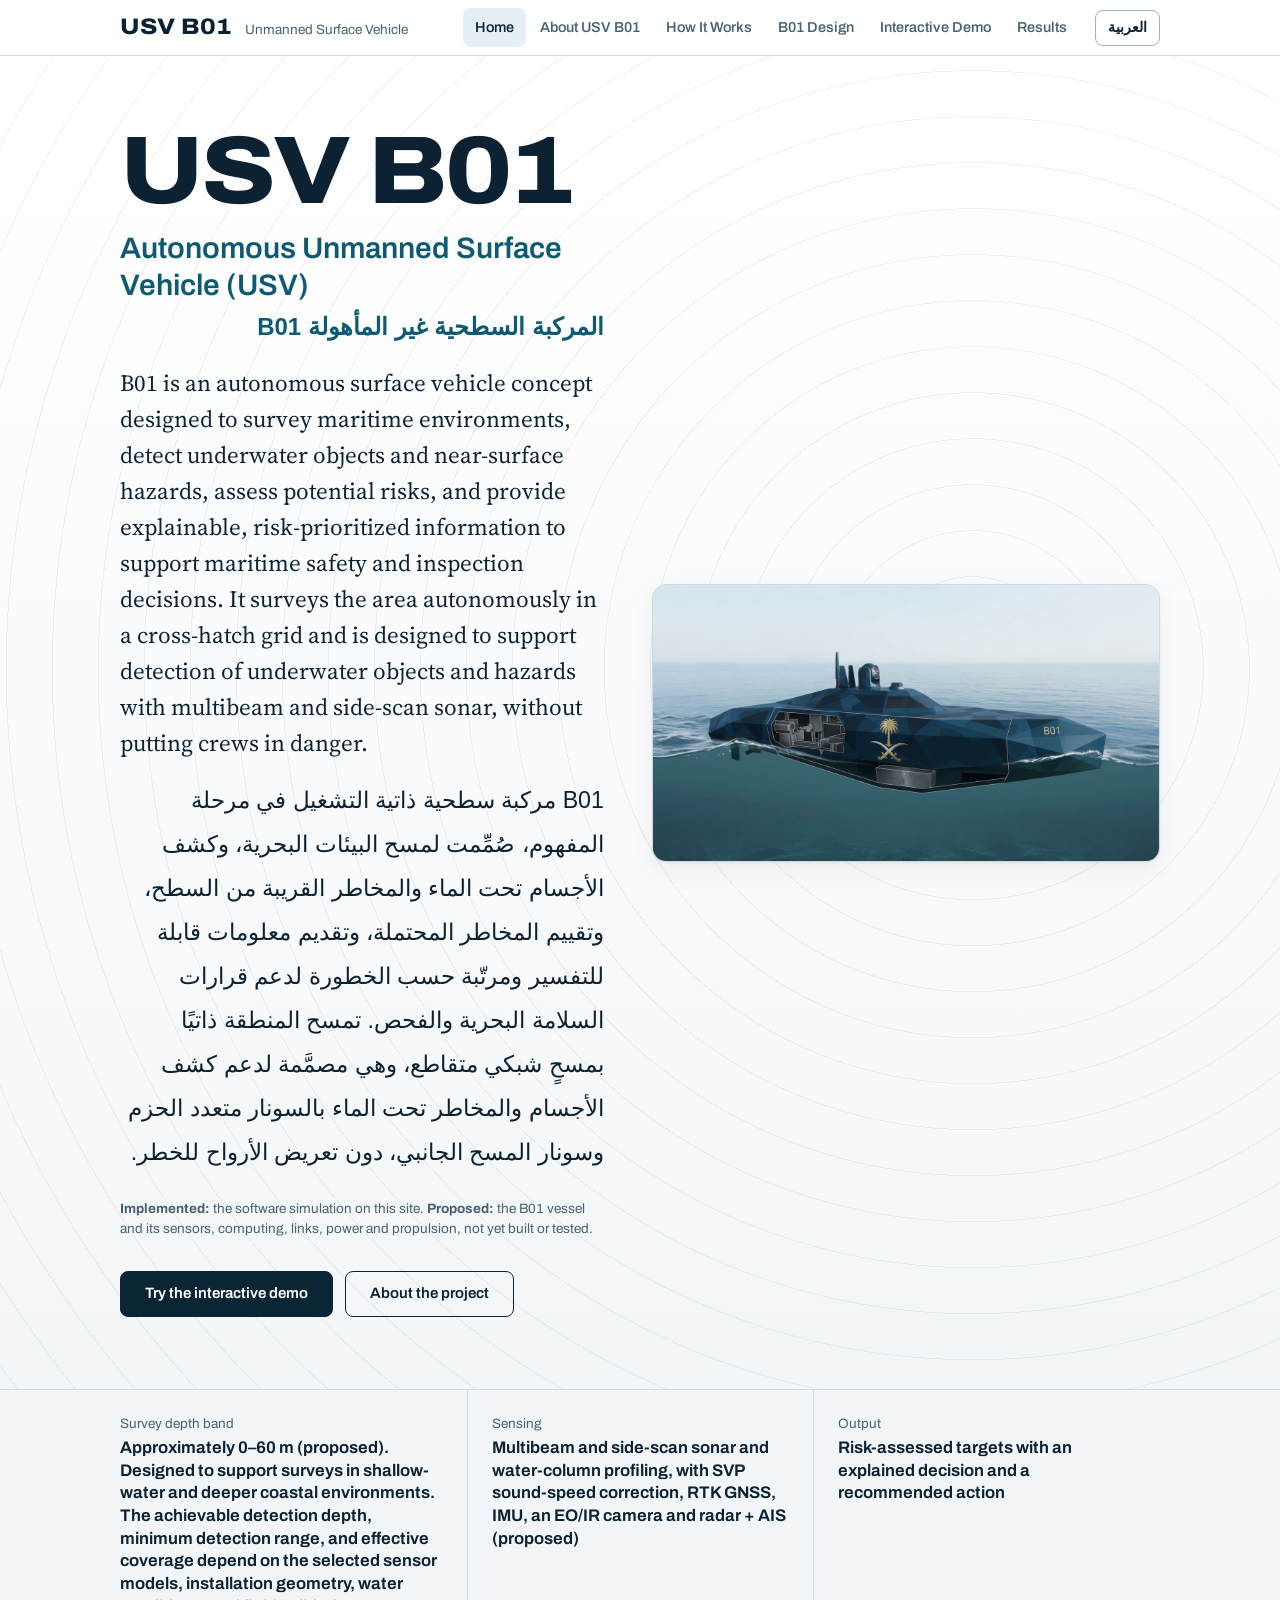
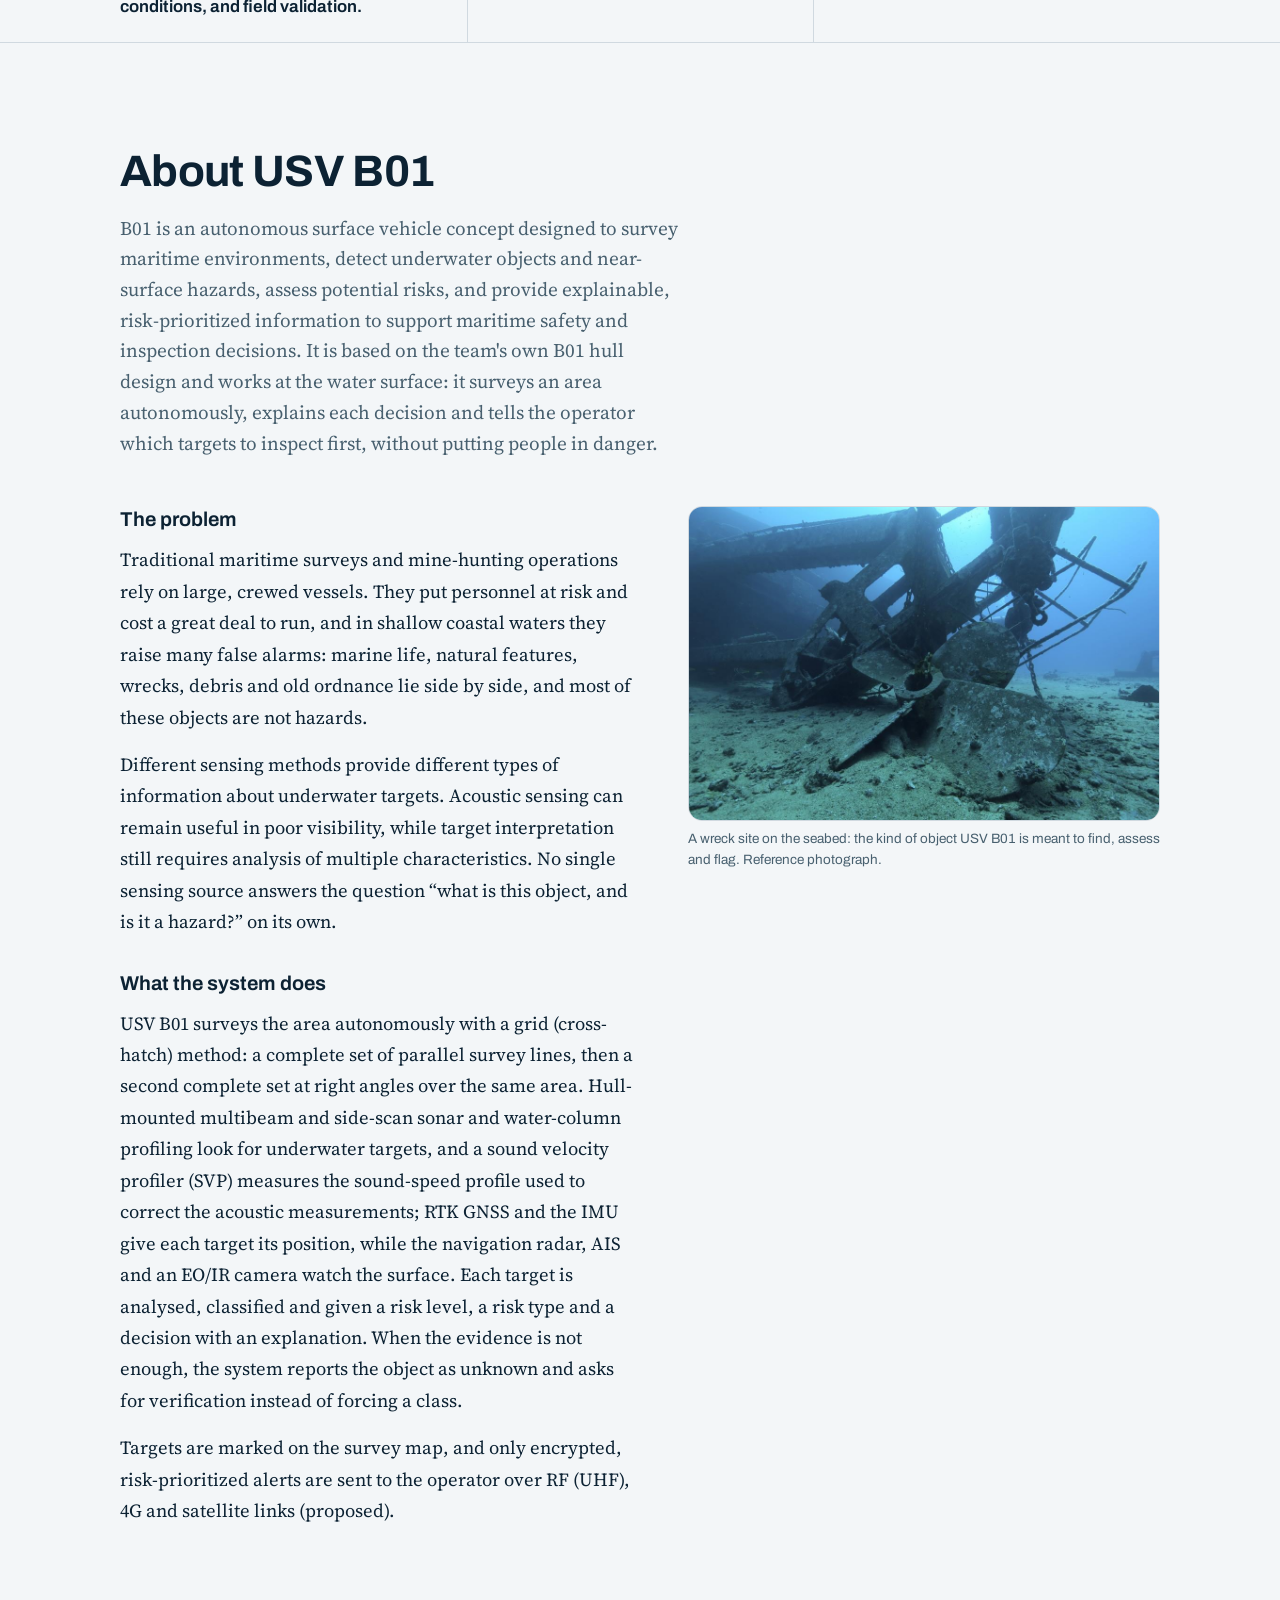
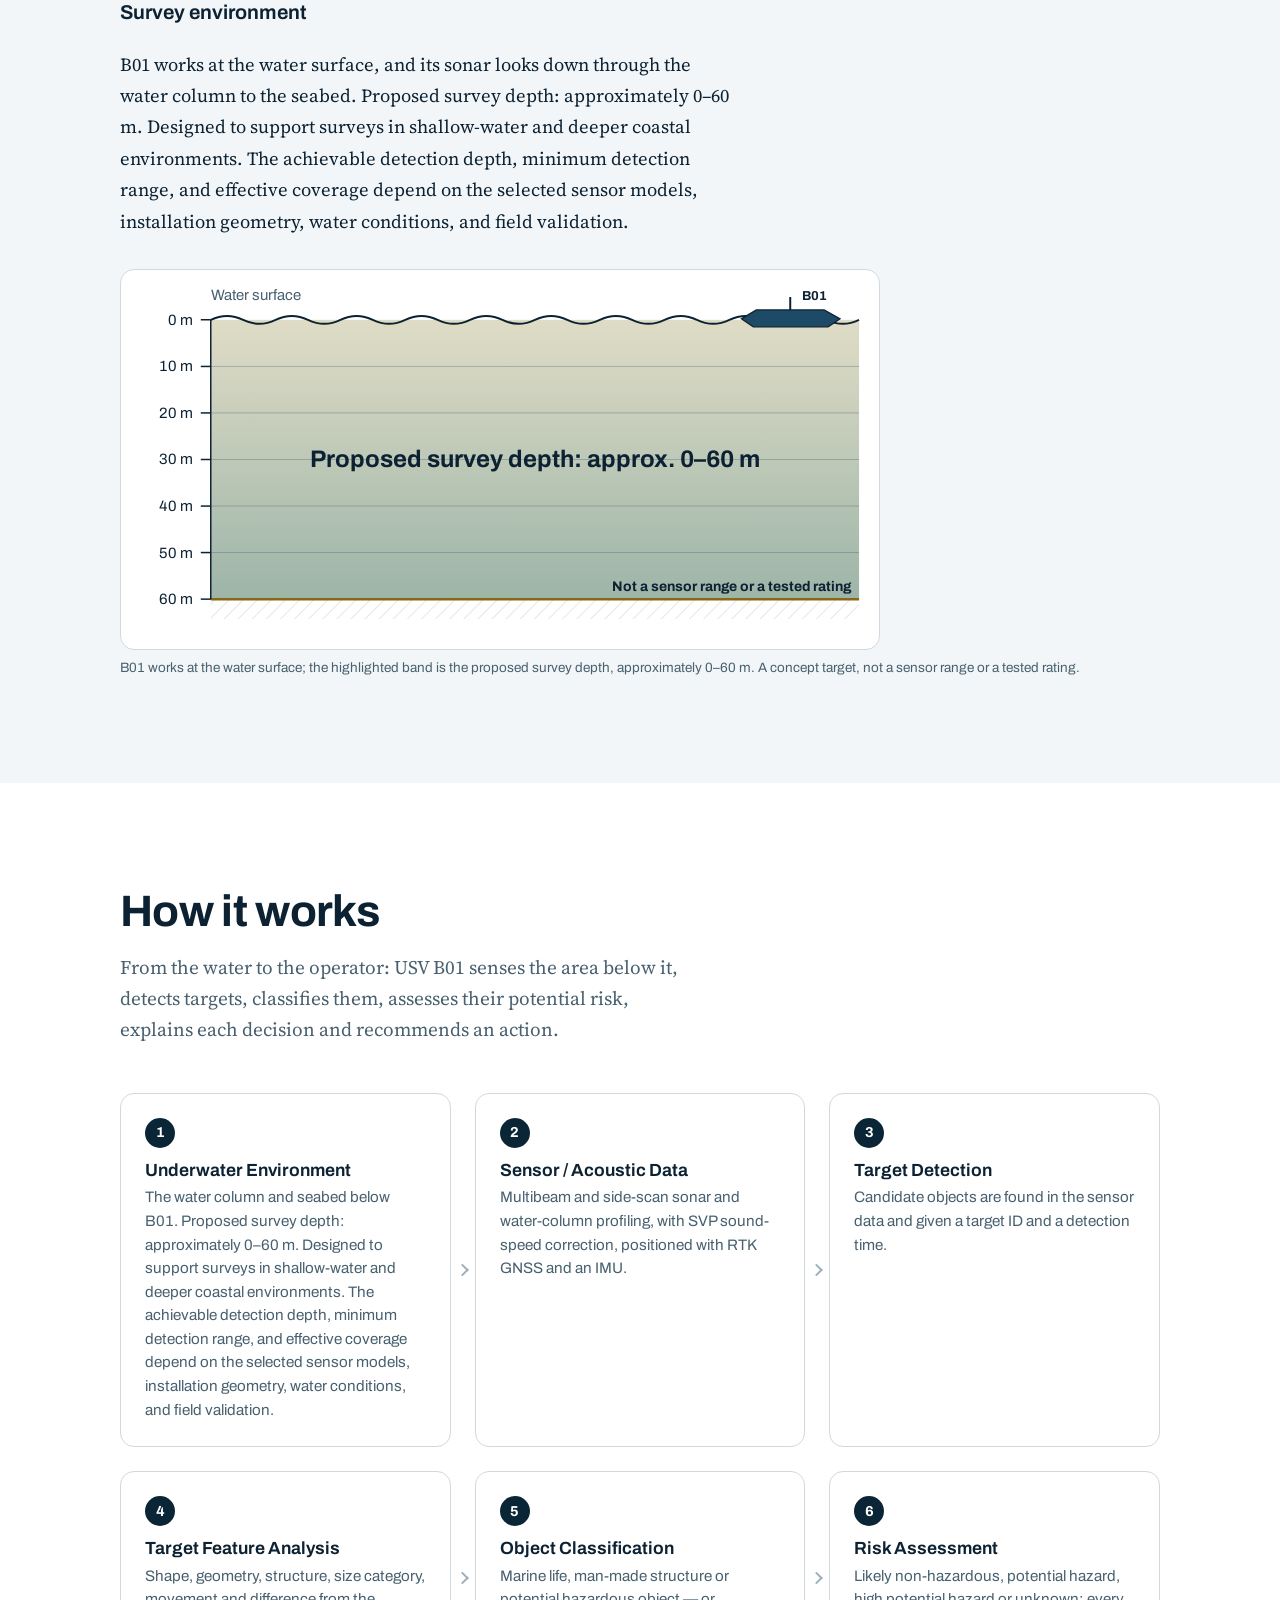
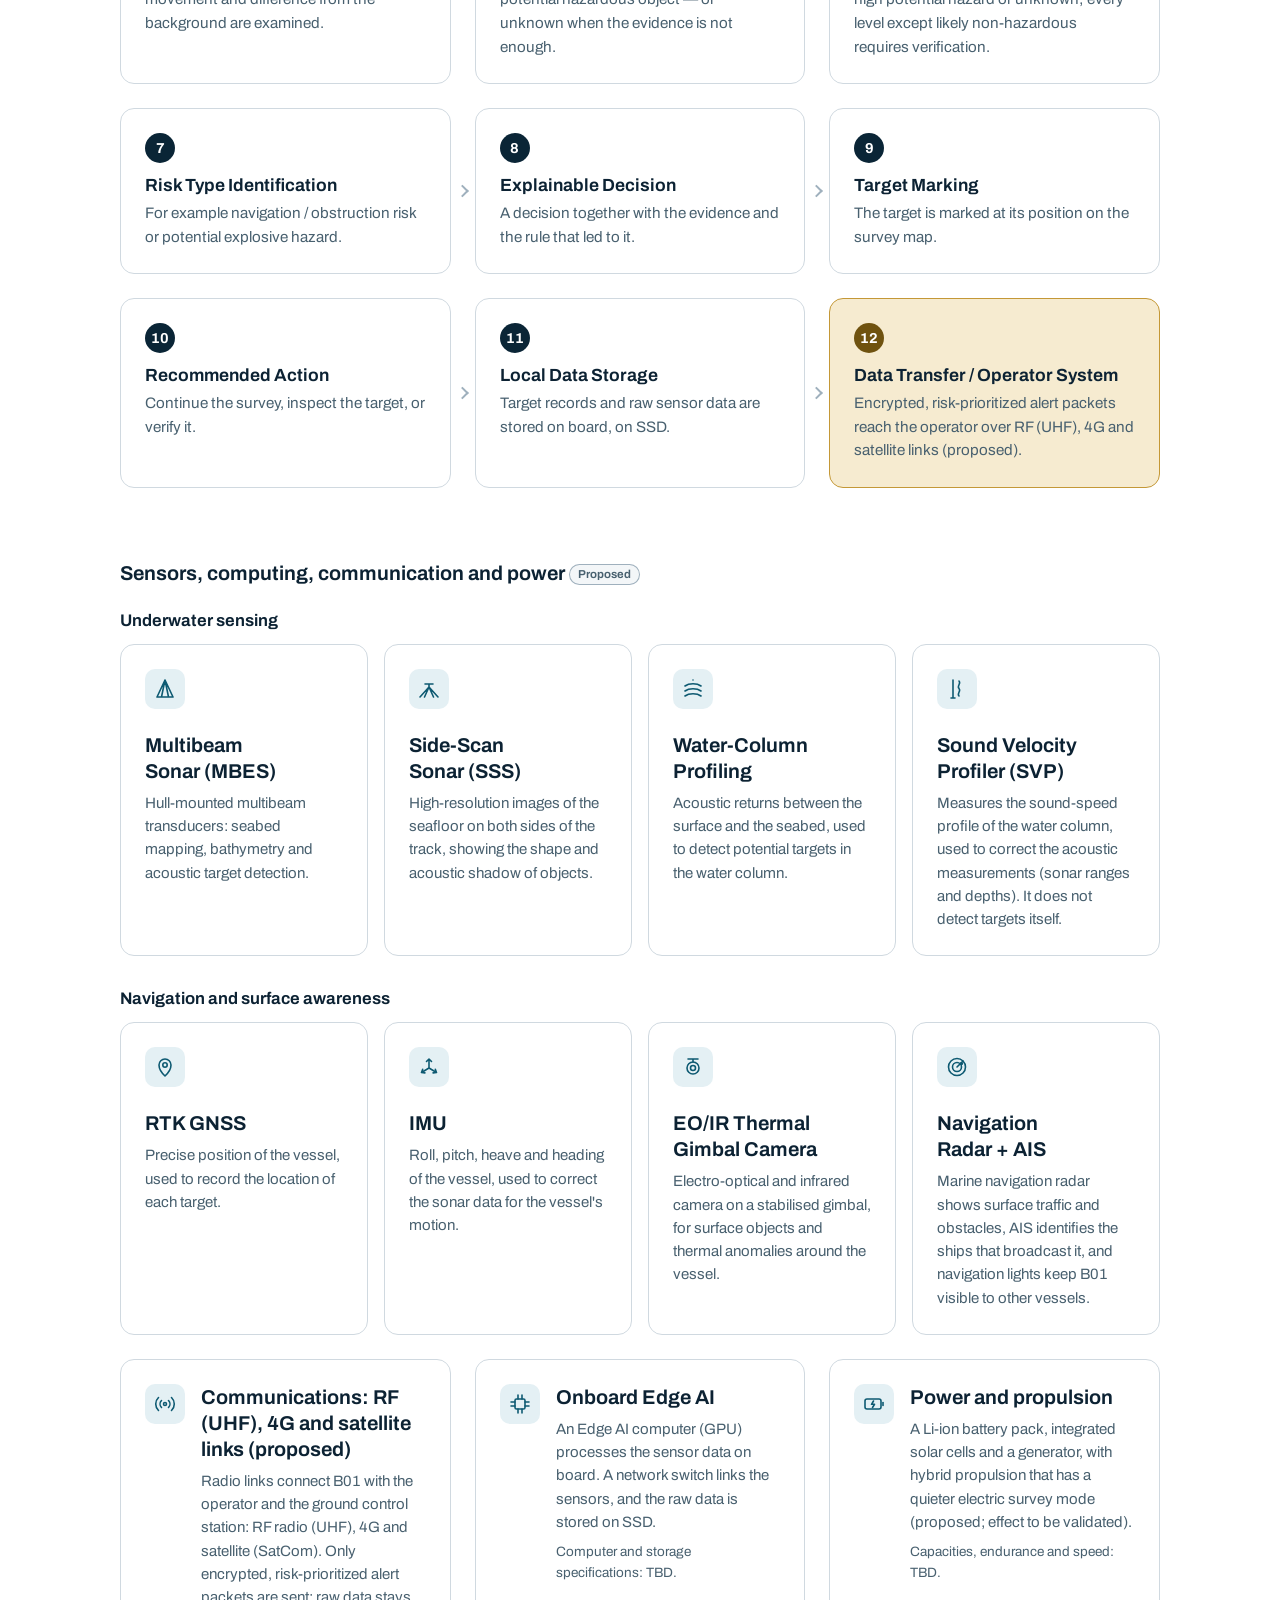
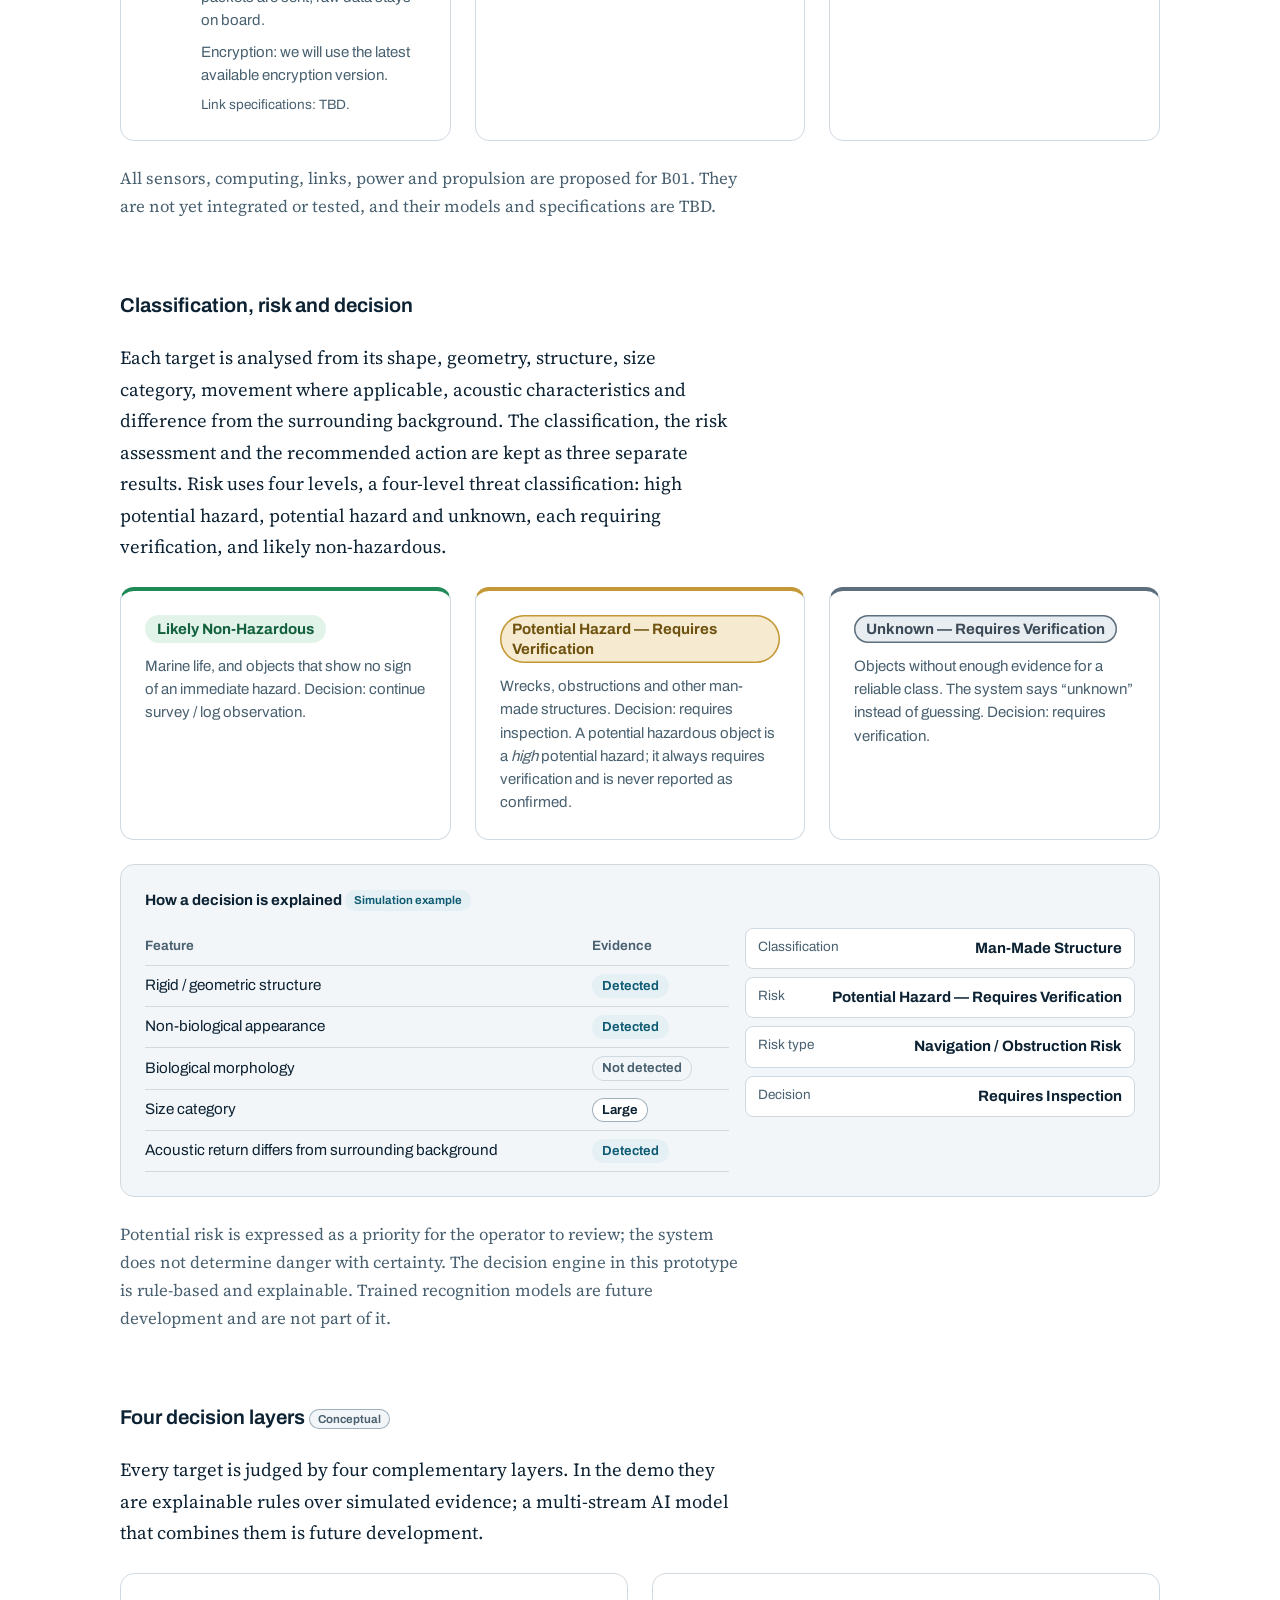
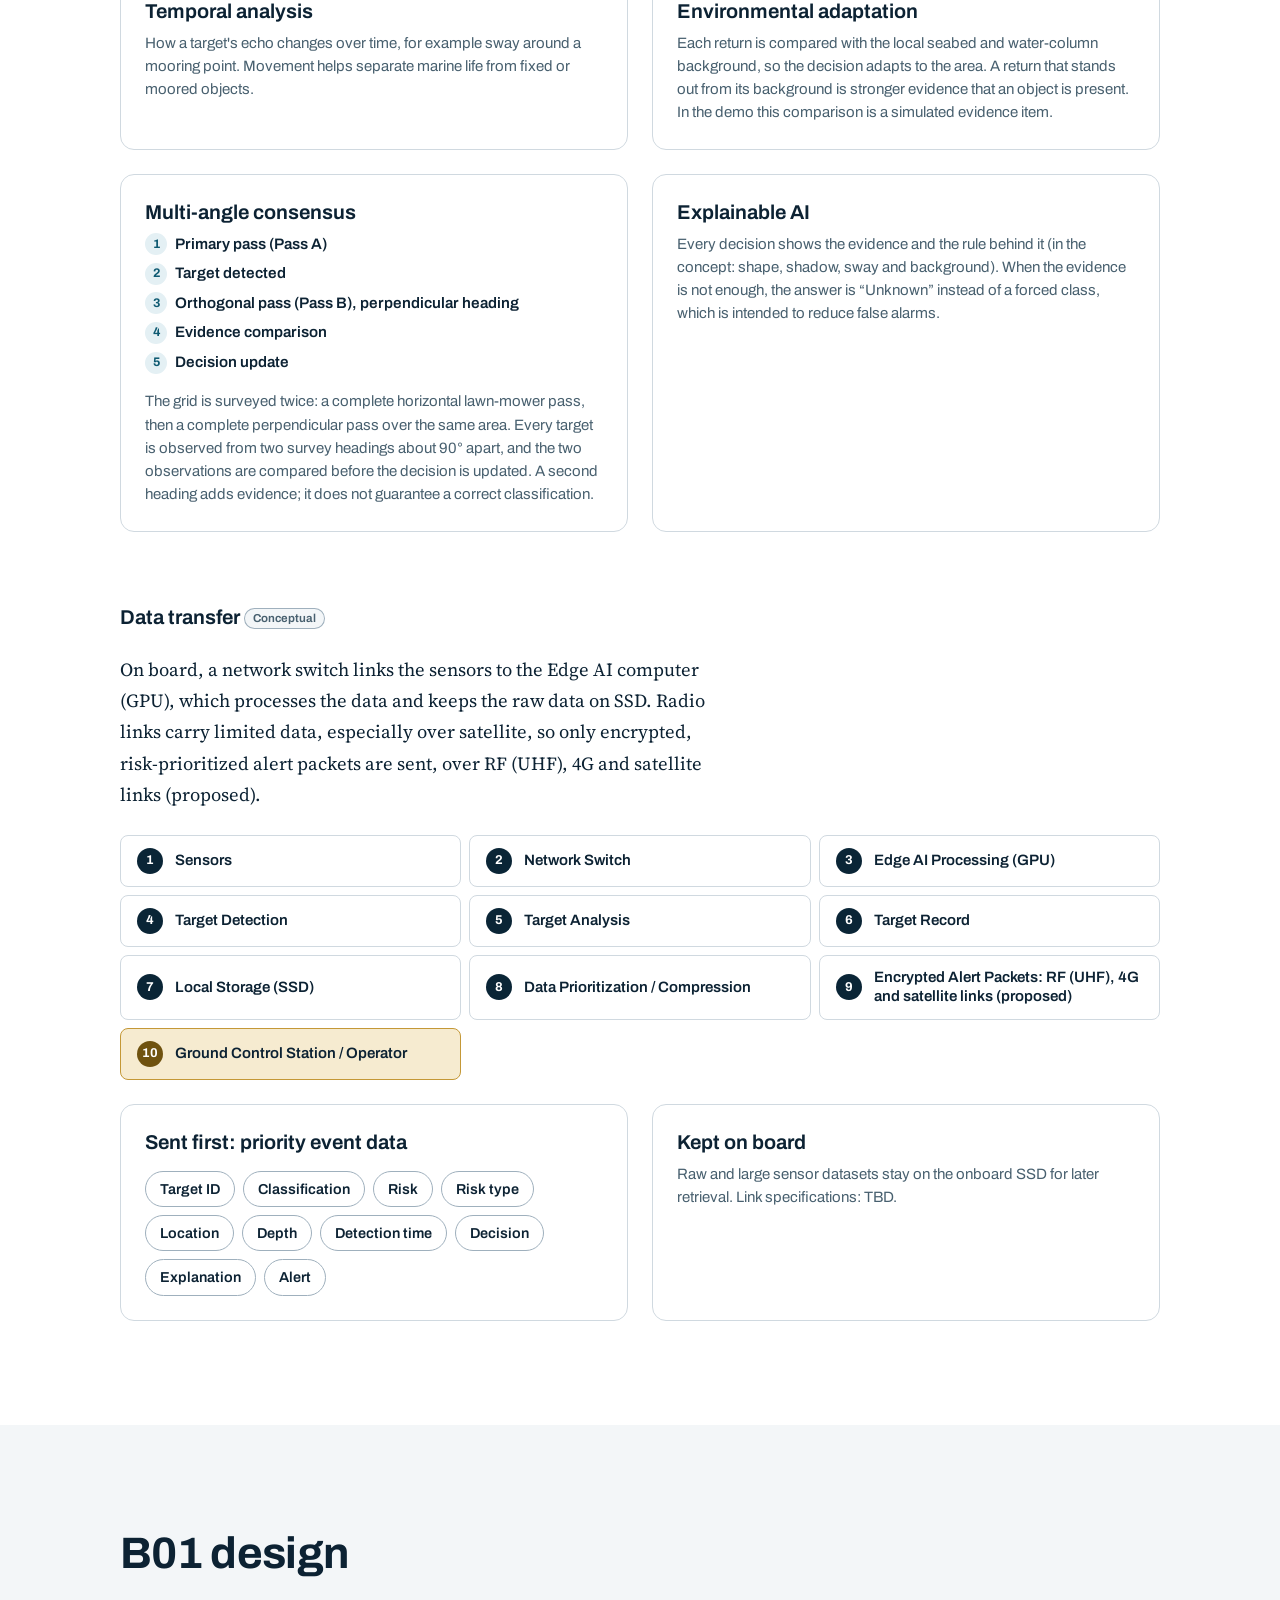
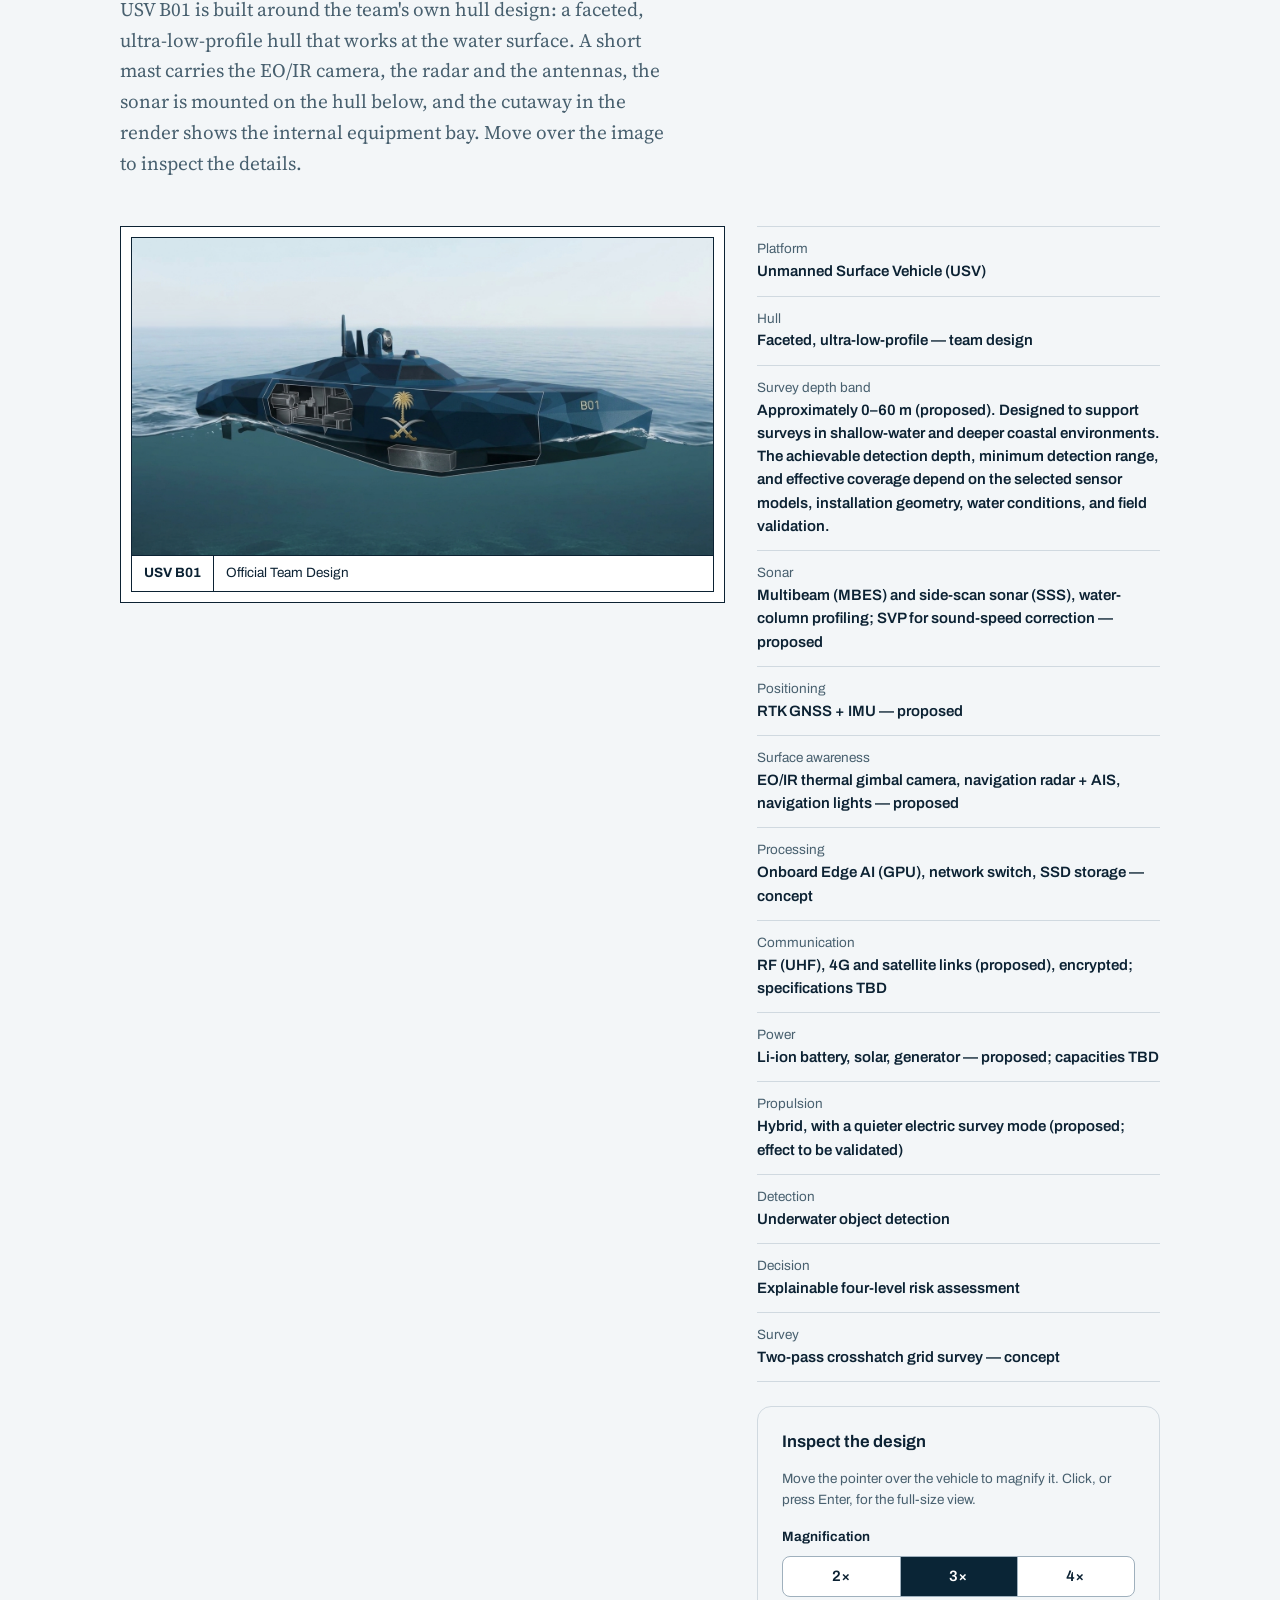
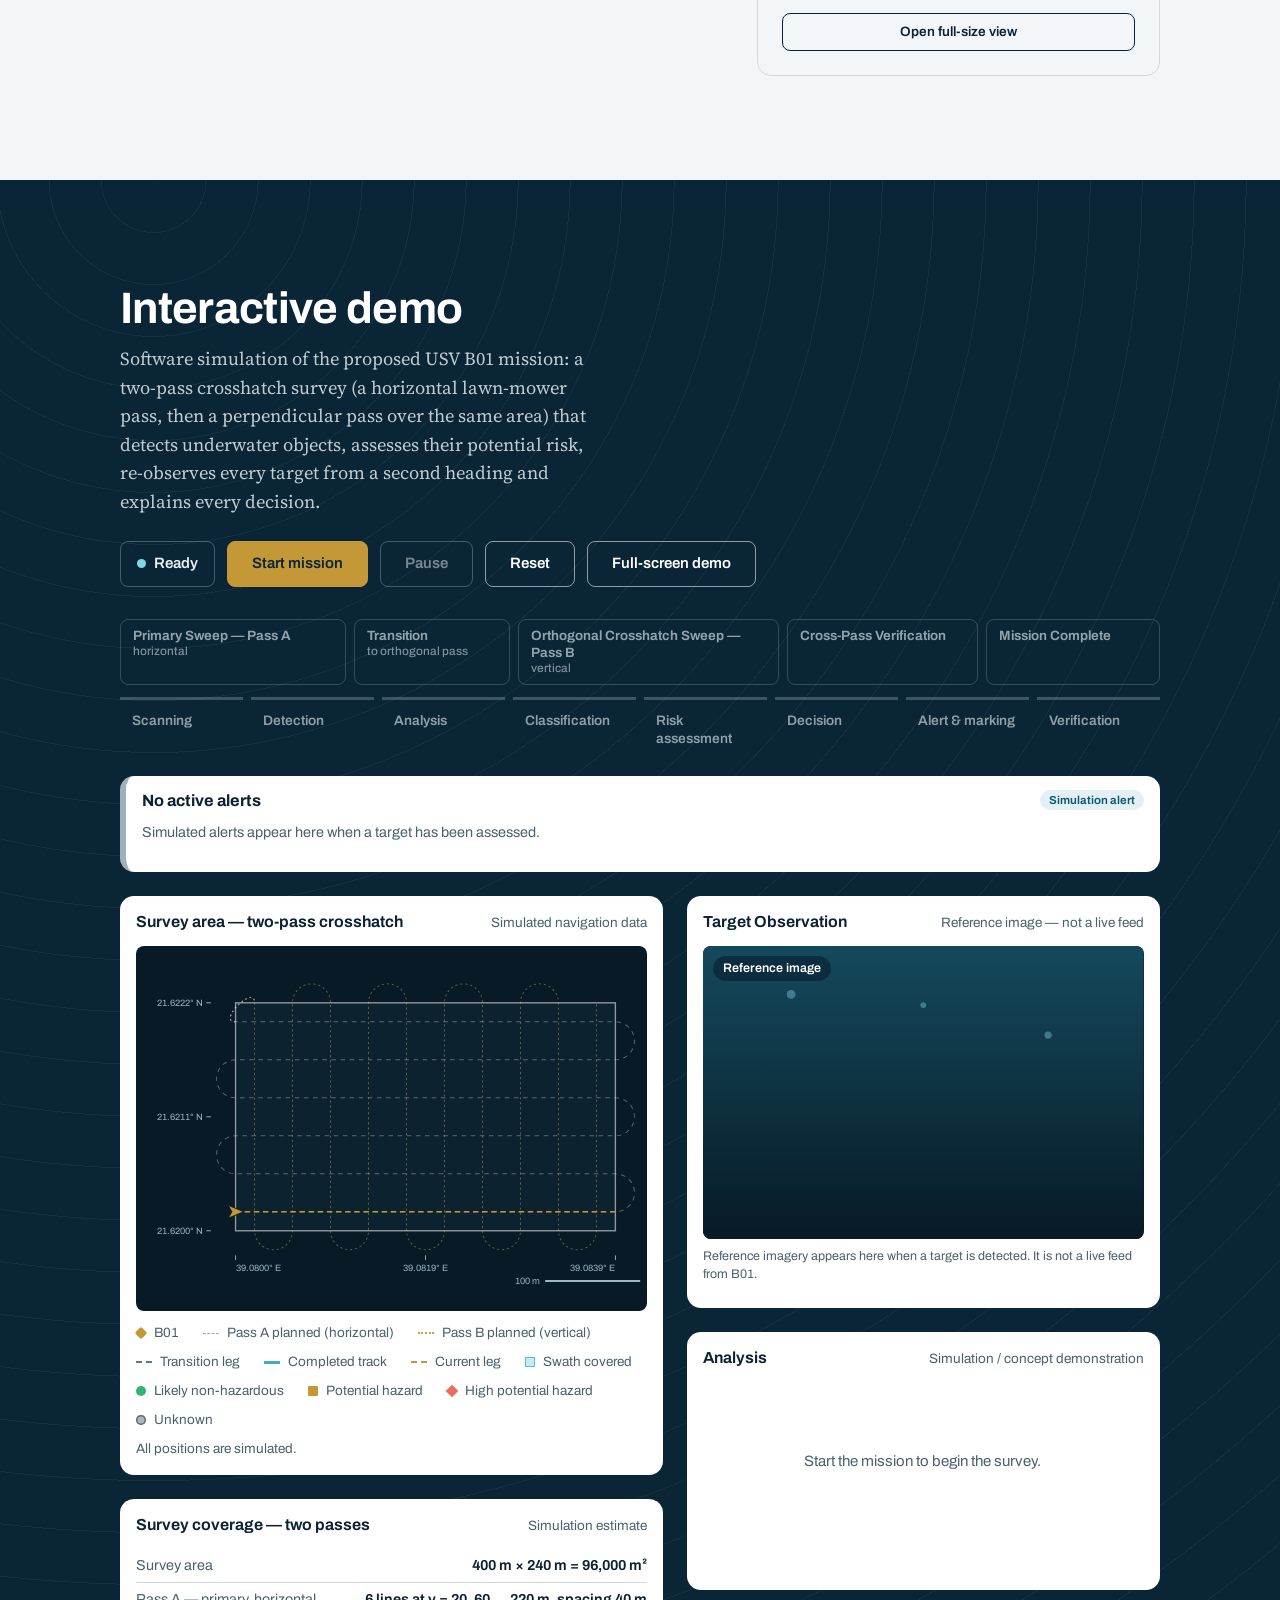
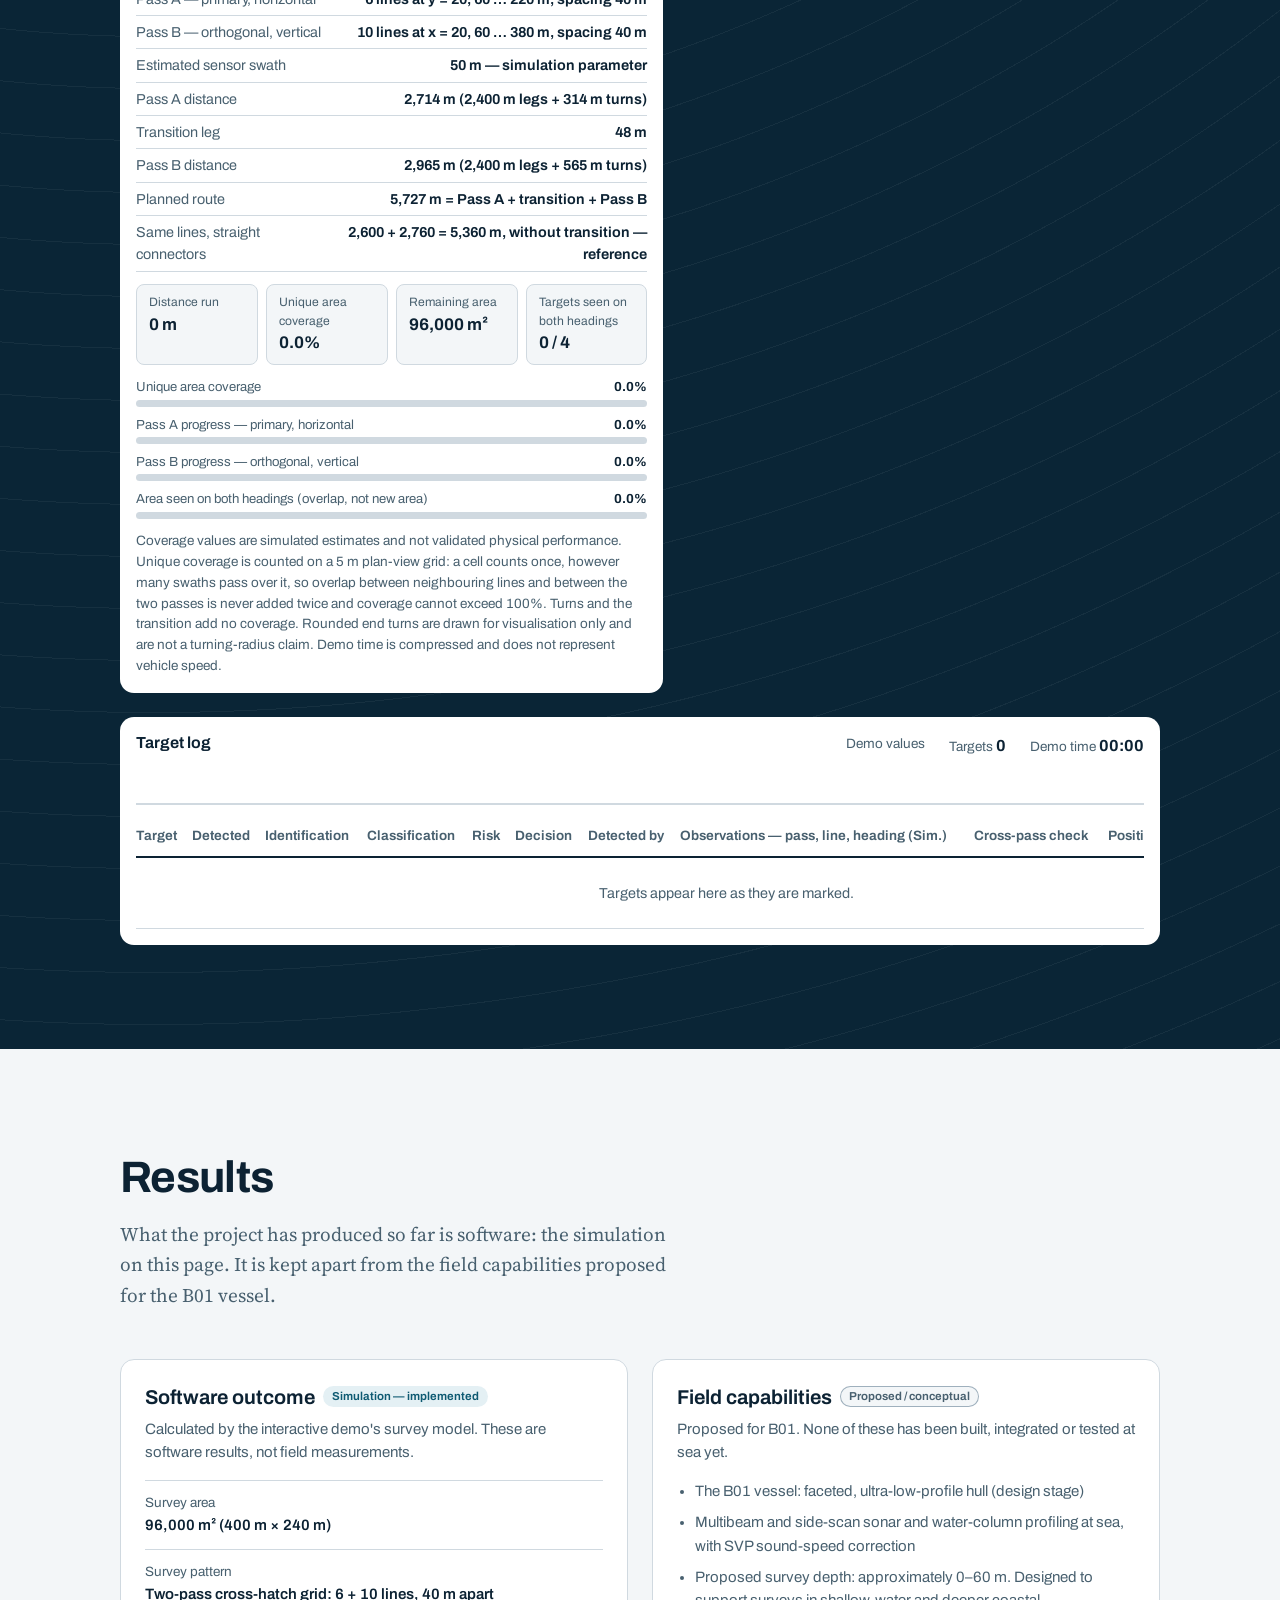
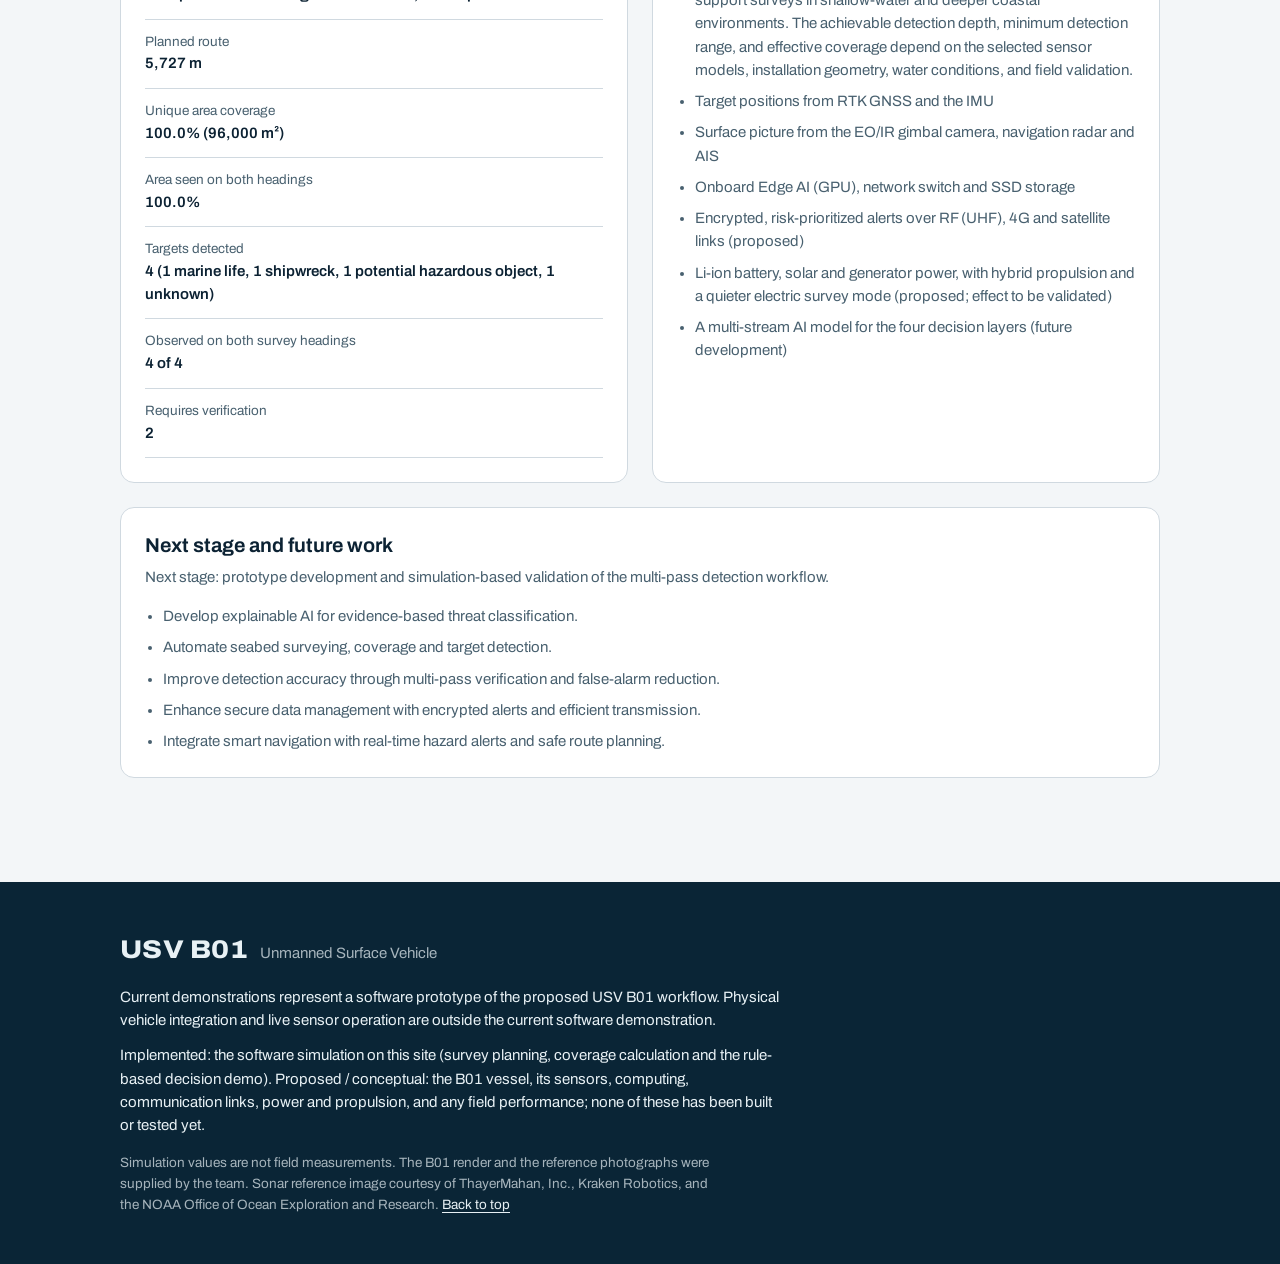
<file: index.html>
<!DOCTYPE html>
<html lang="en">
<head>
<meta charset="utf-8">
<meta name="viewport" content="width=device-width, initial-scale=1">
<title>B01 — Autonomous Unmanned Surface Vehicle (USV)</title>
<meta name="description" content="B01 is an autonomous surface vehicle concept designed to survey maritime environments, detect underwater objects and near-surface hazards, assess potential risks, and provide explainable, risk-prioritized information to support maritime safety and inspection decisions.">
<meta name="theme-color" content="#0a2536">
<link rel="icon" href="favicon.svg" type="image/svg+xml">
<link rel="stylesheet" href="css/tokens.css?v=20261118">
<link rel="stylesheet" href="css/base.css?v=20261118">
<link rel="stylesheet" href="css/components.css?v=20261118">
<link rel="stylesheet" href="css/demo.css?v=20261118">
<link rel="stylesheet" href="css/i18n.css?v=20261123">
<script>document.documentElement.classList.add("js");try{if(localStorage.getItem("usvb01.lang")==="ar"){var h=document.documentElement;h.lang="ar";h.dir="rtl";h.classList.add("i18n-wait");setTimeout(function(){h.classList.remove("i18n-wait");},1500);}}catch(e){}</script>
</head>
<body id="top">

<a data-i18n="skip" class="skip-link" href="#main">Skip to content</a>

<header class="site-header">
  <div class="container site-header__inner">
    <a class="brand" href="#home" data-i18n-aria="brand.aria" aria-label="USV B01, back to top">
      <span class="brand__mark" lang="en">USV B01</span>
      <span class="brand__name" data-i18n="brand.name">Unmanned Surface Vehicle</span>
    </a>
    <nav class="site-nav" id="site-nav" data-i18n-aria="nav.aria" aria-label="Main">
      <ul>
        <li><a href="#home" data-i18n="nav.home">Home</a></li>
        <li><a href="#about" data-i18n="nav.about">About USV B01</a></li>
        <li><a href="#how" data-i18n="nav.how">How It Works</a></li>
        <li><a href="#design" data-i18n="nav.design">B01 Design</a></li>
        <li><a href="#demo" data-i18n="nav.demo">Interactive Demo</a></li>
        <li><a href="#results" data-i18n="nav.results">Results</a></li>
      </ul>
    </nav>
    <button class="lang-btn" type="button" id="lang-btn" lang="ar">العربية</button>
    <button class="menu-btn" type="button" id="menu-btn" aria-expanded="false" aria-controls="site-nav" data-i18n="menu">Menu</button>
  </div>
</header>

<main id="main">

  <!-- Home -->
  <section class="hero" id="home" aria-labelledby="hero-title">
    <div class="container hero__grid">
      <div>
        <h1 id="hero-title" lang="en">USV B01</h1>
        <p class="hero__sub">Autonomous Unmanned Surface Vehicle (USV)</p>
        <p class="hero__sub hero__sub--ar" lang="ar" dir="rtl">المركبة السطحية غير المأهولة B01</p>
        <p class="lead">B01 is an autonomous surface vehicle concept designed to survey maritime environments, detect underwater objects and near-surface hazards, assess potential risks, and provide explainable, risk-prioritized information to support maritime safety and inspection decisions. It surveys the area autonomously in a cross-hatch grid and is designed to support detection of underwater objects and hazards with multibeam and side-scan sonar, without putting crews in danger.</p>
        <p class="lead lead--ar" lang="ar" dir="rtl">B01 مركبة سطحية ذاتية التشغيل في مرحلة المفهوم، صُمِّمت لمسح البيئات البحرية، وكشف الأجسام تحت الماء والمخاطر القريبة من السطح، وتقييم المخاطر المحتملة، وتقديم معلومات قابلة للتفسير ومرتّبة حسب الخطورة لدعم قرارات السلامة البحرية والفحص. تمسح المنطقة ذاتيًا بمسحٍ شبكي متقاطع، وهي مصمَّمة لدعم كشف الأجسام والمخاطر تحت الماء بالسونار متعدد الحزم وسونار المسح الجانبي، دون تعريض الأرواح للخطر.</p>
        <p data-i18n="hero.status" class="hero__status"><strong>Implemented:</strong> the software simulation on this site. <strong>Proposed:</strong> the B01 vessel and its sensors, computing, links, power and propulsion, not yet built or tested.</p>
        <div class="hero__actions">
          <a data-i18n="hero.btn1" class="btn btn--primary" href="#demo">Try the interactive demo</a>
          <a data-i18n="hero.btn2" class="btn" href="#about">About the project</a>
        </div>
      </div>
      <figure class="hero__figure">
        <img data-i18n-alt="img.render" src="assets/images/b01-render.jpg" width="1408" height="768"
             alt="USV B01, the team's design render: a dark blue, faceted, ultra-low-profile hull at the water surface with a short mast carrying sensors. A cutaway window shows the internal equipment bay; the hull carries the Saudi national emblem and the marking B01.">
      </figure>
    </div>
  </section>

  <div class="facts-strip">
    <div class="container">
      <dl>
        <div><dt data-i18n="facts.dt1">Survey depth band</dt><dd data-i18n="facts.dd1">Approximately 0–60 m (proposed). Designed to support surveys in shallow-water and deeper coastal environments. The achievable detection depth, minimum detection range, and effective coverage depend on the selected sensor models, installation geometry, water conditions, and field validation.</dd></div>
        <div><dt data-i18n="facts.dt2">Sensing</dt><dd data-i18n="facts.dd2">Multibeam and side-scan sonar and water-column profiling, with SVP sound-speed correction, RTK GNSS, IMU, an EO/IR camera and radar + AIS (proposed)</dd></div>
        <div><dt data-i18n="facts.dt3">Output</dt><dd data-i18n="facts.dd3">Risk-assessed targets with an explained decision and a recommended action</dd></div>
      </dl>
    </div>
  </div>

  <!-- About USV B01 -->
  <section class="section" id="about" aria-labelledby="about-title">
    <div class="container">
      <div class="section__head">
        <h2 data-i18n="about.h2" id="about-title">About USV B01</h2>
        <p data-i18n="about.intro">B01 is an autonomous surface vehicle concept designed to survey maritime environments, detect underwater objects and near-surface hazards, assess potential risks, and provide explainable, risk-prioritized information to support maritime safety and inspection decisions. It is based on the team's own B01 hull design and works at the water surface: it surveys an area autonomously, explains each decision and tells the operator which targets to inspect first, without putting people in danger.</p>
      </div>

      <div class="about-grid">
        <div>
          <h3 data-i18n="about.h3a">The problem</h3>
          <div class="prose">
            <p data-i18n="about.p1">Traditional maritime surveys and mine-hunting operations rely on large, crewed vessels. They put personnel at risk and cost a great deal to run, and in shallow coastal waters they raise many false alarms: marine life, natural features, wrecks, debris and old ordnance lie side by side, and most of these objects are not hazards.</p>
            <p data-i18n="about.p2">Different sensing methods provide different types of information about underwater targets. Acoustic sensing can remain useful in poor visibility, while target interpretation still requires analysis of multiple characteristics. No single sensing source answers the question “what is this object, and is it a hazard?” on its own.</p>
          </div>
          <h3 data-i18n="about.h3b">What the system does</h3>
          <div class="prose">
            <p data-i18n="about.p3">USV B01 surveys the area autonomously with a grid (cross-hatch) method: a complete set of parallel survey lines, then a second complete set at right angles over the same area. Hull-mounted multibeam and side-scan sonar and water-column profiling look for underwater targets, and a sound velocity profiler (SVP) measures the sound-speed profile used to correct the acoustic measurements; RTK GNSS and the IMU give each target its position, while the navigation radar, AIS and an EO/IR camera watch the surface. Each target is analysed, classified and given a risk level, a risk type and a decision with an explanation. When the evidence is not enough, the system reports the object as unknown and asks for verification instead of forcing a class.</p>
            <p data-i18n="about.p4">Targets are marked on the survey map, and only encrypted, risk-prioritized alerts are sent to the operator over RF (UHF), 4G and satellite links (proposed).</p>
          </div>
        </div>
        <figure class="figure">
          <img data-i18n-alt="img.wreck" src="assets/images/reference-wreck-propeller.jpg" width="1000" height="664" loading="lazy"
               alt="Underwater photograph of a large ship propeller and hull structure lying on the seabed.">
          <figcaption data-i18n="about.figcap">A wreck site on the seabed: the kind of object USV B01 is meant to find, assess and flag. Reference photograph.</figcaption>
        </figure>
      </div>

      <h3 data-i18n="env.h3" class="subhead">Survey environment</h3>
      <div class="prose">
        <p data-i18n="env.p">B01 works at the water surface, and its sonar looks down through the water column to the seabed. Proposed survey depth: approximately 0–60 m. Designed to support surveys in shallow-water and deeper coastal environments. The achievable detection depth, minimum detection range, and effective coverage depend on the selected sensor models, installation geometry, water conditions, and field validation.</p>
      </div>
      <figure class="figure depth mt-6">
        <svg viewBox="0 0 760 380" role="img" aria-labelledby="depth-title depth-desc">
          <title data-i18n="dg.title" id="depth-title">Proposed survey depth, approximately 0–60 m (concept)</title>
          <desc data-i18n="dg.desc" id="depth-desc">A water column diagram from the surface to 60 m. B01 sits at the water surface; the highlighted band is the proposed survey depth, approximately 0–60 m. It is a concept target, not a sensor range or a tested rating.</desc>
          <defs>
            <linearGradient id="water" x1="0" y1="0" x2="0" y2="1">
              <stop offset="0" stop-color="#e8f4f8"/>
              <stop offset="1" stop-color="#8fbfd0"/>
            </linearGradient>
            <pattern id="hatch" width="10" height="10" patternUnits="userSpaceOnUse" patternTransform="rotate(45)">
              <line x1="0" y1="0" x2="0" y2="10" stroke="#48606f" stroke-width="1" opacity="0.3"/>
            </pattern>
          </defs>
          <rect x="90" y="50" width="650" height="280" fill="url(#water)"/>
          <rect x="90" y="50" width="650" height="280" fill="#c49837" fill-opacity="0.26"/>
          <rect x="90" y="330" width="650" height="20" fill="url(#hatch)"/>
          <g stroke="#48606f" stroke-width="1" opacity="0.35">
            <line x1="90" y1="96.7" x2="740" y2="96.7"/>
            <line x1="90" y1="143.3" x2="740" y2="143.3"/>
            <line x1="90" y1="190" x2="740" y2="190"/>
            <line x1="90" y1="236.7" x2="740" y2="236.7"/>
            <line x1="90" y1="283.3" x2="740" y2="283.3"/>
          </g>
          <g stroke="#8b6816" stroke-width="2.5">
            <line x1="90" y1="330" x2="740" y2="330"/>
          </g>
          <path d="M90 50 q16.25 -8 32.5 0 t32.5 0 t32.5 0 t32.5 0 t32.5 0 t32.5 0 t32.5 0 t32.5 0 t32.5 0 t32.5 0 t32.5 0 t32.5 0 t32.5 0 t32.5 0 t32.5 0 t32.5 0 t32.5 0 t32.5 0 t32.5 0 t32.5 0" fill="none" stroke="#0c2233" stroke-width="2"/>
          <g stroke="#0c2233" stroke-width="1.5">
            <line x1="80" y1="50" x2="90" y2="50"/>
            <line x1="80" y1="96.7" x2="90" y2="96.7"/>
            <line x1="80" y1="143.3" x2="90" y2="143.3"/>
            <line x1="80" y1="190" x2="90" y2="190"/>
            <line x1="80" y1="236.7" x2="90" y2="236.7"/>
            <line x1="80" y1="283.3" x2="90" y2="283.3"/>
            <line x1="80" y1="330" x2="90" y2="330"/>
            <line x1="90" y1="50" x2="90" y2="330"/>
          </g>
          <g font-size="15" text-anchor="end">
            <text x="72" y="55" data-i18n="dg.t0">0 m</text>
            <text x="72" y="101.7" data-i18n="dg.t10">10 m</text>
            <text x="72" y="148.3" data-i18n="dg.t20">20 m</text>
            <text x="72" y="195" data-i18n="dg.t30">30 m</text>
            <text x="72" y="241.7" data-i18n="dg.t40">40 m</text>
            <text x="72" y="288.3" data-i18n="dg.t50">50 m</text>
            <text x="72" y="335" data-i18n="dg.t60">60 m</text>
          </g>
          <g font-size="14" font-weight="700" text-anchor="end" class="depth__range">
            <text x="732" y="322" data-i18n="dg.note">Not a sensor range or a tested rating</text>
          </g>
          <text x="90" y="30" font-size="15" class="depth__muted" data-i18n="dg.surface">Water surface</text>
          <g aria-hidden="true">
            <line x1="671" y1="40" x2="671" y2="27" stroke="#0c2233" stroke-width="2"/>
            <polygon points="622,49 637,40 705,40 721,49 709,57 634,57" fill="#1d4a66" stroke="#0c2233" stroke-width="1.2"/>
            <text x="683" y="30" font-size="13" font-weight="700">B01</text>
          </g>
          <text x="415" y="198" data-i18n="dg.center" font-size="24" font-weight="700" text-anchor="middle">Proposed survey depth: approx. 0–60 m</text>
        </svg>
        <figcaption data-i18n="dg.cap">B01 works at the water surface; the highlighted band is the proposed survey depth, approximately 0–60 m. A concept target, not a sensor range or a tested rating.</figcaption>
      </figure>
    </div>
  </section>

  <!-- How It Works -->
  <section class="section section--white" id="how" aria-labelledby="how-title">
    <div class="container">
      <div class="section__head">
        <h2 data-i18n="how.h2" id="how-title">How it works</h2>
        <p data-i18n="how.intro">From the water to the operator: USV B01 senses the area below it, detects targets, classifies them, assesses their potential risk, explains each decision and recommends an action.</p>
      </div>

      <ol class="flow flow--end">
        <li><h3 data-i18n="f1.h">Underwater Environment</h3><p data-i18n="f1.p">The water column and seabed below B01. Proposed survey depth: approximately 0–60 m. Designed to support surveys in shallow-water and deeper coastal environments. The achievable detection depth, minimum detection range, and effective coverage depend on the selected sensor models, installation geometry, water conditions, and field validation.</p></li>
        <li><h3 data-i18n="f2.h">Sensor / Acoustic Data</h3><p data-i18n="f2.p">Multibeam and side-scan sonar and water-column profiling, with SVP sound-speed correction, positioned with RTK GNSS and an IMU.</p></li>
        <li><h3 data-i18n="f3.h">Target Detection</h3><p data-i18n="f3.p">Candidate objects are found in the sensor data and given a target ID and a detection time.</p></li>
        <li><h3 data-i18n="f4.h">Target Feature Analysis</h3><p data-i18n="f4.p">Shape, geometry, structure, size category, movement and difference from the background are examined.</p></li>
        <li><h3 data-i18n="f5.h">Object Classification</h3><p data-i18n="f5.p">Marine life, man-made structure or potential hazardous object — or unknown when the evidence is not enough.</p></li>
        <li><h3 data-i18n="f6.h">Risk Assessment</h3><p data-i18n="f6.p">Likely non-hazardous, potential hazard, high potential hazard or unknown; every level except likely non-hazardous requires verification.</p></li>
        <li><h3 data-i18n="f7.h">Risk Type Identification</h3><p data-i18n="f7.p">For example navigation / obstruction risk or potential explosive hazard.</p></li>
        <li><h3 data-i18n="f8.h">Explainable Decision</h3><p data-i18n="f8.p">A decision together with the evidence and the rule that led to it.</p></li>
        <li><h3 data-i18n="f9.h">Target Marking</h3><p data-i18n="f9.p">The target is marked at its position on the survey map.</p></li>
        <li><h3 data-i18n="f10.h">Recommended Action</h3><p data-i18n="f10.p">Continue the survey, inspect the target, or verify it.</p></li>
        <li><h3 data-i18n="f11.h">Local Data Storage</h3><p data-i18n="f11.p">Target records and raw sensor data are stored on board, on SSD.</p></li>
        <li><h3 data-i18n="f12.h">Data Transfer / Operator System</h3><p data-i18n="f12.p">Encrypted, risk-prioritized alert packets reach the operator over RF (UHF), 4G and satellite links (proposed).</p></li>
      </ol>

      <h3 data-i18n="sens.h3" class="subhead">Sensors, computing, communication and power <span class="tag tag--concept">Proposed</span></h3>
      <h4 data-i18n="sens.g1" class="sensor-group">Underwater sensing</h4>
      <div class="cards-4">
        <div class="card">
          <svg class="icon" viewBox="0 0 24 24" aria-hidden="true"><path d="M12 3 4 20M12 3l3.5 17M12 3l8 17M12 3 8.5 20M4 20h16"/></svg>
          <h3 data-i18n="c.mbes.h">Multibeam Sonar (MBES)</h3>
          <p data-i18n="c.mbes.p">Hull-mounted multibeam transducers: seabed mapping, bathymetry and acoustic target detection.</p>
        </div>
        <div class="card">
          <svg class="icon" viewBox="0 0 24 24" aria-hidden="true"><path d="M8 7h8M12 7v3M12 10 3 20M12 10l-4.5 10M12 10l9 10M12 10l4.5 10"/></svg>
          <h3 data-i18n="c.sss.h">Side-Scan Sonar (SSS)</h3>
          <p data-i18n="c.sss.p">High-resolution images of the seafloor on both sides of the track, showing the shape and acoustic shadow of objects.</p>
        </div>
        <div class="card">
          <svg class="icon" viewBox="0 0 24 24" aria-hidden="true"><path d="M4 9c4-3 12-3 16 0M4 14c4-3 12-3 16 0M4 19c4-3 12-3 16 0M12 3v0"/></svg>
          <h3 data-i18n="c.wc.h">Water-Column Profiling</h3>
          <p data-i18n="c.wc.p">Acoustic returns between the surface and the seabed, used to detect potential targets in the water column.</p>
        </div>
        <div class="card">
          <svg class="icon" viewBox="0 0 24 24" aria-hidden="true"><path d="M8 3v18M6 21h4M14 4c2.5 2.5-2.5 5 0 7.5s-2.5 5 0 7.5"/></svg>
          <h3 data-i18n="c.svp.h">Sound Velocity Profiler (SVP)</h3>
          <p data-i18n="c.svp.p">Measures the sound-speed profile of the water column, used to correct the acoustic measurements (sonar ranges and depths). It does not detect targets itself.</p>
        </div>
      </div>
      <h4 data-i18n="sens.g2" class="sensor-group">Navigation and surface awareness</h4>
      <div class="cards-4">
        <div class="card">
          <svg class="icon" viewBox="0 0 24 24" aria-hidden="true"><path d="M12 21s-6-5.6-6-11a6 6 0 0 1 12 0c0 5.4-6 11-6 11z"/><circle cx="12" cy="10" r="2.2"/></svg>
          <h3 data-i18n="c.gnss.h">RTK GNSS</h3>
          <p data-i18n="c.gnss.p">Precise position of the vessel, used to record the location of each target.</p>
        </div>
        <div class="card">
          <svg class="icon" viewBox="0 0 24 24" aria-hidden="true"><path d="M12 13V4m0 0-2.5 2.5M12 4l2.5 2.5M12 13l7.5 4.5m0 0-3.4.4m3.4-.4-1.2-3.2M12 13l-7.5 4.5m0 0 3.4.4m-3.4-.4 1.2-3.2"/></svg>
          <h3 data-i18n="c.imu.h">IMU</h3>
          <p data-i18n="c.imu.p">Roll, pitch, heave and heading of the vessel, used to correct the sonar data for the vessel's motion.</p>
        </div>
        <div class="card">
          <svg class="icon" viewBox="0 0 24 24" aria-hidden="true"><path d="M7 4h10M12 4v3"/><circle cx="12" cy="13" r="6"/><circle cx="12" cy="13" r="2.5"/></svg>
          <h3 data-i18n="c.eo.h">EO/IR Thermal Gimbal Camera</h3>
          <p data-i18n="c.eo.p">Electro-optical and infrared camera on a stabilised gimbal, for surface objects and thermal anomalies around the vessel.</p>
        </div>
        <div class="card">
          <svg class="icon" viewBox="0 0 24 24" aria-hidden="true"><circle cx="12" cy="12" r="8.5"/><circle cx="12" cy="12" r="4.5"/><path d="M12 12l6-6"/><circle cx="16.5" cy="8.6" r="0.9"/></svg>
          <h3 data-i18n="c.radar.h">Navigation Radar + AIS</h3>
          <p data-i18n="c.radar.p">Marine navigation radar shows surface traffic and obstacles, AIS identifies the ships that broadcast it, and navigation lights keep B01 visible to other vessels.</p>
        </div>
      </div>
      <div class="cards-3 mt-card">
        <div class="card">
          <div class="comm">
            <svg class="icon" viewBox="0 0 24 24" aria-hidden="true"><circle cx="12" cy="12" r="1.5"/><path d="M8.5 8.5a5 5 0 0 0 0 7M15.5 8.5a5 5 0 0 1 0 7M5.5 5.5a9 9 0 0 0 0 13M18.5 5.5a9 9 0 0 1 0 13"/></svg>
            <div>
              <h3 data-i18n="c.comm.h">Communications: RF (UHF), 4G and satellite links (proposed)</h3>
              <p data-i18n="c.comm.p">Radio links connect B01 with the operator and the ground control station: RF radio (UHF), 4G and satellite (SatCom). Only encrypted, risk-prioritized alert packets are sent; raw data stays on board.</p>
              <p data-i18n="c.comm.enc">Encryption: we will use the latest available encryption version.</p>
              <p data-i18n="c.comm.tbd" class="tbd">Link specifications: TBD.</p>
            </div>
          </div>
        </div>
        <div class="card">
          <div class="comm">
            <svg class="icon" viewBox="0 0 24 24" aria-hidden="true"><rect x="7" y="7" width="10" height="10" rx="1.5"/><path d="M10 3v4M14 3v4M10 17v4M14 17v4M3 10h4M3 14h4M17 10h4M17 14h4"/></svg>
            <div>
              <h3 data-i18n="c.edge.h">Onboard Edge AI</h3>
              <p data-i18n="c.edge.p">An Edge AI computer (GPU) processes the sensor data on board. A network switch links the sensors, and the raw data is stored on SSD.</p>
              <p data-i18n="c.edge.tbd" class="tbd">Computer and storage specifications: TBD.</p>
            </div>
          </div>
        </div>
        <div class="card">
          <div class="comm">
            <svg class="icon" viewBox="0 0 24 24" aria-hidden="true"><rect x="3" y="7" width="16" height="10" rx="2"/><path d="M21 10.5v3"/><path d="M11.5 9 9.5 12.3h3L10.5 15.5"/></svg>
            <div>
              <h3 data-i18n="c.pow.h">Power and propulsion</h3>
              <p data-i18n="c.pow.p">A Li-ion battery pack, integrated solar cells and a generator, with hybrid propulsion that has a quieter electric survey mode (proposed; effect to be validated).</p>
              <p data-i18n="c.pow.tbd" class="tbd">Capacities, endurance and speed: TBD.</p>
            </div>
          </div>
        </div>
      </div>
      <p data-i18n="sens.note" class="note-line">All sensors, computing, links, power and propulsion are proposed for B01. They are not yet integrated or tested, and their models and specifications are TBD.</p>

      <h3 data-i18n="cls.h3" class="subhead">Classification, risk and decision</h3>
      <div class="prose">
        <p data-i18n="cls.p">Each target is analysed from its shape, geometry, structure, size category, movement where applicable, acoustic characteristics and difference from the surrounding background. The classification, the risk assessment and the recommended action are kept as three separate results. Risk uses four levels, a four-level threat classification: high potential hazard, potential hazard and unknown, each requiring verification, and likely non-hazardous.</p>
      </div>
      <div class="cards-3 mt-card risk-cards">
        <div class="card risk-card risk-card--safe">
          <p class="risk risk--safe" data-i18n="risk.safe">Likely Non-Hazardous</p>
          <p data-i18n="risk.safe.p">Marine life, and objects that show no sign of an immediate hazard. Decision: continue survey / log observation.</p>
        </div>
        <div class="card risk-card risk-card--hazard">
          <p class="risk risk--hazard" data-i18n="risk.haz">Potential Hazard — Requires Verification</p>
          <p data-i18n="risk.haz.p">Wrecks, obstructions and other man-made structures. Decision: requires inspection. A potential hazardous object is a <em>high</em> potential hazard; it always requires verification and is never reported as confirmed.</p>
        </div>
        <div class="card risk-card risk-card--unknown">
          <p class="risk risk--unknown" data-i18n="risk.unk">Unknown — Requires Verification</p>
          <p data-i18n="risk.unk.p">Objects without enough evidence for a reliable class. The system says “unknown” instead of guessing. Decision: requires verification.</p>
        </div>
      </div>

      <figure class="explain mt-card">
        <figcaption data-i18n="ex.cap"><strong>How a decision is explained</strong> <span class="tag tag--sim">Simulation example</span></figcaption>
        <table class="explain__table">
          <thead><tr><th scope="col" data-i18n="ex.th1">Feature</th><th scope="col" data-i18n="ex.th2">Evidence</th></tr></thead>
          <tbody>
            <tr><td data-i18n="ex.r1">Rigid / geometric structure</td><td><span class="ev ev--yes" data-i18n="ev.yes">Detected</span></td></tr>
            <tr><td data-i18n="ex.r2">Non-biological appearance</td><td><span class="ev ev--yes" data-i18n="ev.yes">Detected</span></td></tr>
            <tr><td data-i18n="ex.r3">Biological morphology</td><td><span class="ev ev--no" data-i18n="ev.no">Not detected</span></td></tr>
            <tr><td data-i18n="ex.r4">Size category</td><td><span class="ev ev--info" data-i18n="ev.large">Large</span></td></tr>
            <tr><td data-i18n="ex.r5">Acoustic return differs from surrounding background</td><td><span class="ev ev--yes" data-i18n="ev.yes">Detected</span></td></tr>
          </tbody>
        </table>
        <dl class="explain__result">
          <div><dt data-i18n="ex.dt1">Classification</dt><dd data-i18n="ex.dd1">Man-Made Structure</dd></div>
          <div><dt data-i18n="ex.dt2">Risk</dt><dd data-i18n="ex.dd2">Potential Hazard — Requires Verification</dd></div>
          <div><dt data-i18n="ex.dt3">Risk type</dt><dd data-i18n="ex.dd3">Navigation / Obstruction Risk</dd></div>
          <div><dt data-i18n="ex.dt4">Decision</dt><dd data-i18n="ex.dd4">Requires Inspection</dd></div>
        </dl>
      </figure>
      <p data-i18n="cls.note" class="note-line">Potential risk is expressed as a priority for the operator to review; the system does not determine danger with certainty. The decision engine in this prototype is rule-based and explainable. Trained recognition models are future development and are not part of it.</p>

      <h3 data-i18n="lay.h3" class="subhead">Four decision layers <span class="tag tag--concept">Conceptual</span></h3>
      <div class="prose">
        <p data-i18n="lay.p">Every target is judged by four complementary layers. In the demo they are explainable rules over simulated evidence; a multi-stream AI model that combines them is future development.</p>
      </div>
      <div class="cards-2 mt-card">
        <div class="card">
          <h3 data-i18n="lay1.h">Temporal analysis</h3>
          <p data-i18n="lay1.p">How a target's echo changes over time, for example sway around a mooring point. Movement helps separate marine life from fixed or moored objects.</p>
        </div>
        <div class="card">
          <h3 data-i18n="lay2.h">Environmental adaptation</h3>
          <p data-i18n="lay2.p">Each return is compared with the local seabed and water-column background, so the decision adapts to the area. A return that stands out from its background is stronger evidence that an object is present. In the demo this comparison is a simulated evidence item.</p>
        </div>
        <div class="card">
          <h3 data-i18n="lay3.h">Multi-angle consensus</h3>
          <ol class="mini-flow">
            <li data-i18n="lay3.li1">Primary pass (Pass A)</li>
            <li data-i18n="lay3.li2">Target detected</li>
            <li data-i18n="lay3.li3">Orthogonal pass (Pass B), perpendicular heading</li>
            <li data-i18n="lay3.li4">Evidence comparison</li>
            <li data-i18n="lay3.li5">Decision update</li>
          </ol>
          <p data-i18n="lay3.p">The grid is surveyed twice: a complete horizontal lawn-mower pass, then a complete perpendicular pass over the same area. Every target is observed from two survey headings about 90° apart, and the two observations are compared before the decision is updated. A second heading adds evidence; it does not guarantee a correct classification.</p>
        </div>
        <div class="card">
          <h3 data-i18n="lay4.h">Explainable AI</h3>
          <p data-i18n="lay4.p">Every decision shows the evidence and the rule behind it (in the concept: shape, shadow, sway and background). When the evidence is not enough, the answer is “Unknown” instead of a forced class, which is intended to reduce false alarms.</p>
        </div>
      </div>

      <h3 data-i18n="dt.h3" class="subhead">Data transfer <span class="tag tag--concept">Conceptual</span></h3>
      <div class="prose">
        <p data-i18n="dt.p">On board, a network switch links the sensors to the Edge AI computer (GPU), which processes the data and keeps the raw data on SSD. Radio links carry limited data, especially over satellite, so only encrypted, risk-prioritized alert packets are sent, over RF (UHF), 4G and satellite links (proposed).</p>
      </div>
      <ol class="pipeline mt-card">
        <li data-i18n="pipe1">Sensors</li>
        <li data-i18n="pipe2">Network Switch</li>
        <li data-i18n="pipe3">Edge AI Processing (GPU)</li>
        <li data-i18n="pipe4">Target Detection</li>
        <li data-i18n="pipe5">Target Analysis</li>
        <li data-i18n="pipe6">Target Record</li>
        <li data-i18n="pipe7">Local Storage (SSD)</li>
        <li data-i18n="pipe8">Data Prioritization / Compression</li>
        <li data-i18n="pipe9">Encrypted Alert Packets: RF (UHF), 4G and satellite links (proposed)</li>
        <li data-i18n="pipe10">Ground Control Station / Operator</li>
      </ol>
      <div class="cards-2 mt-card">
        <div class="card">
          <h3 data-i18n="dt.c1.h">Sent first: priority event data</h3>
          <div class="chips" role="group" data-i18n-aria="dt.chips" aria-label="Priority event data">
            <span class="chip" data-i18n="chip.id">Target ID</span><span class="chip" data-i18n="chip.class">Classification</span><span class="chip" data-i18n="chip.risk">Risk</span><span class="chip" data-i18n="chip.rtype">Risk type</span><span class="chip" data-i18n="chip.loc">Location</span><span class="chip" data-i18n="chip.depth">Depth</span><span class="chip" data-i18n="chip.time">Detection time</span><span class="chip" data-i18n="chip.dec">Decision</span><span class="chip" data-i18n="chip.expl">Explanation</span><span class="chip" data-i18n="chip.alert">Alert</span>
          </div>
        </div>
        <div class="card">
          <h3 data-i18n="dt.c2.h">Kept on board</h3>
          <p data-i18n="dt.c2.p">Raw and large sensor datasets stay on the onboard SSD for later retrieval. Link specifications: TBD.</p>
        </div>
      </div>
    </div>
  </section>

  <!-- B01 Design -->
  <section class="section" id="design" aria-labelledby="design-title">
    <div class="container">
      <div class="section__head">
        <h2 data-i18n="des.h2" id="design-title">B01 design</h2>
        <p data-i18n="des.p">USV B01 is built around the team's own hull design: a faceted, ultra-low-profile hull that works at the water surface. A short mast carries the EO/IR camera, the radar and the antennas, the sonar is mounted on the hull below, and the cutaway in the render shows the internal equipment bay. Move over the image to inspect the details.</p>
      </div>

      <div class="design-grid" id="design-grid">
        <div class="design-views">
          <figure class="sheet" id="auv-sheet">
            <div class="sheet__frame">
              <div class="sheet__view" id="auv-view" tabindex="0" role="button" aria-describedby="sheet-hint"
                   data-i18n-aria="des.view" aria-label="B01 design. Open the full-size view.">
                <img id="auv-img" data-i18n-alt="img.render" src="assets/images/b01-render.jpg" width="1408" height="768" loading="lazy"
                     alt="USV B01, the team's design render: a dark blue, faceted, ultra-low-profile hull at the water surface with a short mast carrying sensors. A cutaway window shows the internal equipment bay; the hull carries the Saudi national emblem and the marking B01.">
                <div class="loupe" id="auv-loupe" aria-hidden="true"></div>
                <div class="sheet__info" aria-hidden="true">
                  <p class="sheet__info-title" lang="en">USV B01</p>
                  <p data-i18n="des.info.sub" class="sheet__info-sub">Unmanned Surface Vehicle</p>
                  <dl>
                    <div><dt data-i18n="des.info.dt1">Survey depth</dt><dd data-i18n="des.info.dd1">About 0–60 m (proposed)</dd></div>
                    <div><dt data-i18n="des.info.dt2">Sonar</dt><dd data-i18n="des.info.dd2">MBES + side-scan</dd></div>
                  </dl>
                </div>
              </div>
            </div>
            <figcaption class="sheet__strip"><span lang="en">USV B01</span><span data-i18n="des.strip">Official Team Design</span></figcaption>
          </figure>
        </div>

        <div class="design-side">
          <dl class="spec">
            <div><dt data-i18n="spec.dt1">Platform</dt><dd data-i18n="spec.dd1">Unmanned Surface Vehicle (USV)</dd></div>
            <div><dt data-i18n="spec.dt2">Hull</dt><dd data-i18n="spec.dd2">Faceted, ultra-low-profile — team design</dd></div>
            <div><dt data-i18n="spec.dt3">Survey depth band</dt><dd data-i18n="spec.dd3">Approximately 0–60 m (proposed). Designed to support surveys in shallow-water and deeper coastal environments. The achievable detection depth, minimum detection range, and effective coverage depend on the selected sensor models, installation geometry, water conditions, and field validation.</dd></div>
            <div><dt data-i18n="spec.dt4">Sonar</dt><dd data-i18n="spec.dd4">Multibeam (MBES) and side-scan sonar (SSS), water-column profiling; SVP for sound-speed correction — proposed</dd></div>
            <div><dt data-i18n="spec.dt5">Positioning</dt><dd data-i18n="spec.dd5">RTK GNSS + IMU — proposed</dd></div>
            <div><dt data-i18n="spec.dt6">Surface awareness</dt><dd data-i18n="spec.dd6">EO/IR thermal gimbal camera, navigation radar + AIS, navigation lights — proposed</dd></div>
            <div><dt data-i18n="spec.dt7">Processing</dt><dd data-i18n="spec.dd7">Onboard Edge AI (GPU), network switch, SSD storage — concept</dd></div>
            <div><dt data-i18n="spec.dt8">Communication</dt><dd data-i18n="spec.dd8">RF (UHF), 4G and satellite links (proposed), encrypted; specifications TBD</dd></div>
            <div><dt data-i18n="spec.dt9">Power</dt><dd data-i18n="spec.dd9">Li-ion battery, solar, generator — proposed; capacities TBD</dd></div>
            <div><dt data-i18n="spec.dt10">Propulsion</dt><dd data-i18n="spec.dd10">Hybrid, with a quieter electric survey mode (proposed; effect to be validated)</dd></div>
            <div><dt data-i18n="spec.dt11">Detection</dt><dd data-i18n="spec.dd11">Underwater object detection</dd></div>
            <div><dt data-i18n="spec.dt12">Decision</dt><dd data-i18n="spec.dd12">Explainable four-level risk assessment</dd></div>
            <div><dt data-i18n="spec.dt13">Survey</dt><dd data-i18n="spec.dd13">Two-pass crosshatch grid survey — concept</dd></div>
          </dl>
          <aside class="inspect-tools" id="inspect-tools" aria-labelledby="inspect-title">
            <h3 data-i18n="insp.h3" id="inspect-title">Inspect the design</h3>
            <p data-i18n="insp.fine" class="pointer-only-fine" id="sheet-hint">Move the pointer over the vehicle to magnify it. Click, or press Enter, for the full-size view.</p>
            <p data-i18n="insp.touch" class="pointer-only-touch">Tap the image to open the full-size view, then pinch to zoom.</p>
            <fieldset class="zoom-only">
              <legend data-i18n="insp.legend">Magnification</legend>
              <div class="segmented">
                <label><input type="radio" name="zoom" value="2"><span>2×</span></label>
                <label><input type="radio" name="zoom" value="3" checked><span>3×</span></label>
                <label><input type="radio" name="zoom" value="4"><span>4×</span></label>
              </div>
            </fieldset>
            <button data-i18n="insp.open" class="btn btn--small" type="button" id="auv-open">Open full-size view</button>
          </aside>
        </div>
      </div>
    </div>
  </section>

  <!-- Interactive Demo -->
  <section class="demo" id="demo" aria-labelledby="demo-title">
    <div class="container">
      <div class="demo__head">
        <div>
          <h2 data-i18n="demo.h2" id="demo-title">Interactive demo</h2>
          <p data-i18n="demo.p">Software simulation of the proposed USV B01 mission: a two-pass crosshatch survey (a horizontal lawn-mower pass, then a perpendicular pass over the same area) that detects underwater objects, assesses their potential risk, re-observes every target from a second heading and explains every decision.</p>
        </div>
        <div class="demo__controls">
          <span class="demo-status" id="demo-status" data-state="idle" role="status"><i></i><span id="demo-status-label">Ready</span></span>
          <button data-i18n="demo.start" class="btn btn--go" type="button" id="demo-start">Start mission</button>
          <button class="btn" type="button" id="demo-pause" disabled>Pause</button>
          <button data-i18n="demo.reset" class="btn" type="button" id="demo-reset">Reset</button>
          <button class="btn" type="button" id="demo-full" aria-pressed="false">Full-screen demo</button>
        </div>
      </div>

      <ol class="demo-phases" id="demo-phases" data-i18n-aria="ph.aria" aria-label="Survey phase">
        <li data-phase="A" data-i18n="ph.A">Primary Sweep — Pass A <span>horizontal</span></li>
        <li data-phase="T" data-i18n="ph.T">Transition <span>to orthogonal pass</span></li>
        <li data-phase="B" data-i18n="ph.B">Orthogonal Crosshatch Sweep — Pass B <span>vertical</span></li>
        <li data-phase="review" data-i18n="ph.review">Cross-Pass Verification</li>
        <li data-phase="complete" data-i18n="ph.complete">Mission Complete</li>
      </ol>

      <ol class="demo-stages" id="demo-stages">
        <li data-stage="scanning" data-i18n="st.scanning">Scanning</li>
        <li data-stage="detection" data-i18n="st.detection">Detection</li>
        <li data-stage="analysis" data-i18n="st.analysis">Analysis</li>
        <li data-stage="classification" data-i18n="st.classification">Classification</li>
        <li data-stage="risk" data-i18n="st.risk">Risk assessment</li>
        <li data-stage="decision" data-i18n="st.decision">Decision</li>
        <li data-stage="alert" data-i18n="st.alert">Alert &amp; marking</li>
        <li data-stage="verification" data-i18n="st.verification">Verification</li>
      </ol>

      <div class="demo-alert" id="demo-alert" data-kind="idle" aria-live="polite">
        <div class="demo-alert__head"><strong id="demo-alert-title">No active alerts</strong><span data-i18n="alert.tag" class="tag tag--sim">Simulation alert</span></div>
        <dl class="demo-alert__body" id="demo-alert-body"></dl>
      </div>

      <div class="demo__grid">
        <div class="demo__main">
          <div class="demo-card" id="card-map">
            <div class="demo-card__head"><h3 data-i18n="map.h3">Survey area — two-pass crosshatch</h3><span data-i18n="map.sub">Simulated navigation data</span></div>
            <div class="map-screen">
              <svg id="demo-map" viewBox="0 0 560 400" role="img" data-i18n-aria="map.aria" aria-label="Survey map: horizontal Pass A lines, perpendicular Pass B lines, the B01 track and marked targets">
                <defs><clipPath id="demo-clip"><rect id="demo-clip-rect"/></clipPath></defs>
                <rect id="demo-bounds" fill="rgb(127 214 230 / 0.04)" stroke="#ffffff" stroke-opacity="0.55" stroke-width="1.5"/>
                <g clip-path="url(#demo-clip)">
                  <g id="demo-cover-a" fill="#7fd6e6" fill-opacity="0.13"></g>
                  <g id="demo-cover-b" fill="#e7c76a" fill-opacity="0.11"></g>
                </g>
                <path id="demo-plan-a" fill="none" stroke="#ffffff" stroke-opacity="0.32" stroke-width="1.1" stroke-dasharray="5 5"/>
                <path id="demo-plan-b" fill="none" stroke="#e7c76a" stroke-opacity="0.38" stroke-width="1.1" stroke-dasharray="1.5 4" stroke-linecap="round"/>
                <path id="demo-plan-t" fill="none" stroke="#ffffff" stroke-opacity="0.6" stroke-width="1.3" stroke-dasharray="2 3"/>
                <polyline id="demo-track" fill="none" stroke="#7fd6e6" stroke-width="2.2" stroke-linejoin="round" stroke-linecap="round"/>
                <polyline id="demo-current" fill="none" stroke="#c49837" stroke-width="1.8" stroke-dasharray="6 4" stroke-linejoin="round"/>
                <g id="demo-ticks" font-family="Archivo, sans-serif" font-size="10" fill="#9fb6c4" stroke="#9fb6c4"></g>
                <g id="demo-markers"></g>
                <g id="demo-auv"><polygon points="0,-9 7,8 0,4 -7,8" fill="#c49837" stroke="#071a26" stroke-width="1"/></g>
              </svg>
            </div>
            <div class="map-legend">
              <span><i class="k-auv"></i>B01</span>
              <span data-i18n="lg.plan-a"><i class="k-plan-a"></i>Pass A planned (horizontal)</span>
              <span data-i18n="lg.plan-b"><i class="k-plan-b"></i>Pass B planned (vertical)</span>
              <span data-i18n="lg.plan-t"><i class="k-plan-t"></i>Transition leg</span>
              <span data-i18n="lg.track"><i class="k-track"></i>Completed track</span>
              <span data-i18n="lg.current"><i class="k-current"></i>Current leg</span>
              <span data-i18n="lg.cover"><i class="k-cover"></i>Swath covered</span>
              <span data-i18n="lg.safe"><i class="k-safe"></i>Likely non-hazardous</span>
              <span data-i18n="lg.hazard"><i class="k-hazard"></i>Potential hazard</span>
              <span data-i18n="lg.high"><i class="k-high"></i>High potential hazard</span>
              <span data-i18n="lg.unknown"><i class="k-unknown"></i>Unknown</span>
            </div>
            <p class="map-note" id="demo-map-note"></p>
          </div>

          <div class="demo-card" id="card-coverage">
            <div class="demo-card__head"><h3 data-i18n="cov.h3">Survey coverage — two passes</h3><span data-i18n="cov.sub">Simulation estimate</span></div>
            <dl class="coverage__info" id="cov-info"></dl>
            <div class="coverage__live">
              <div><span data-i18n="cov.l1">Distance run</span><strong id="cov-distance">0 m</strong></div>
              <div><span data-i18n="cov.l2">Unique area coverage</span><strong id="cov-pct">0.0%</strong></div>
              <div><span data-i18n="cov.l3">Remaining area</span><strong id="cov-remaining">0 m²</strong></div>
              <div><span data-i18n="cov.l4">Targets seen on both headings</span><strong id="cov-xpass">0 / 0</strong></div>
            </div>
            <div class="coverage__bars">
              <div class="pbar"><span data-i18n="cov.b1">Unique area coverage</span><b id="cov-pct-b">0%</b><em><i id="cov-bar"></i></em></div>
              <div class="pbar pbar--a"><span data-i18n="cov.b2">Pass A progress — primary, horizontal</span><b id="cov-a">0%</b><em><i id="cov-a-bar"></i></em></div>
              <div class="pbar pbar--b"><span data-i18n="cov.b3">Pass B progress — orthogonal, vertical</span><b id="cov-b">0%</b><em><i id="cov-b-bar"></i></em></div>
              <div class="pbar pbar--both"><span data-i18n="cov.b4">Area seen on both headings (overlap, not new area)</span><b id="cov-both">0%</b><em><i id="cov-both-bar"></i></em></div>
            </div>
            <p data-i18n="cov.note" class="trail__meta">Coverage values are simulated estimates and not validated physical performance. Unique coverage is counted on a 5 m plan-view grid: a cell counts once, however many swaths pass over it, so overlap between neighbouring lines and between the two passes is never added twice and coverage cannot exceed 100%. Turns and the transition add no coverage. Rounded end turns are drawn for visualisation only and are not a turning-radius claim. Demo time is compressed and does not represent vehicle speed.</p>
          </div>
        </div>

        <div class="demo__side">
          <div class="demo-card">
            <div class="demo-card__head"><h3 data-i18n="cam.h3">Target Observation</h3><span data-i18n="cam.sub">Reference image — not a live feed</span></div>
            <div class="camera" id="camera"><div class="camera__stage" id="camera-stage">
              <div class="camera__scene is-visible" data-scene="idle">
                <svg viewBox="0 0 300 200" preserveAspectRatio="xMidYMid slice" aria-hidden="true">
                  <defs><linearGradient id="c-water" x1="0" y1="0" x2="0" y2="1"><stop offset="0" stop-color="#14495c"/><stop offset="1" stop-color="#071a26"/></linearGradient></defs>
                  <rect width="300" height="200" fill="url(#c-water)"/>
                  <g fill="#7fd6e6" opacity="0.4">
                    <circle cx="60" cy="170" r="3"><animate attributeName="cy" values="180;20;180" dur="7s" repeatCount="indefinite"/></circle>
                    <circle cx="150" cy="190" r="2"><animate attributeName="cy" values="200;10;200" dur="9s" repeatCount="indefinite"/></circle>
                    <circle cx="235" cy="180" r="2.5"><animate attributeName="cy" values="190;15;190" dur="6s" repeatCount="indefinite"/></circle>
                  </g>
                </svg>
              </div>
              <div class="camera__scene" data-scene="fish"><img src="assets/images/reference-lionfish-reef.jpg" alt="" width="1824" height="1192"></div>
              <div class="camera__scene camera__scene--contain" data-scene="wreck"><img src="assets/images/reference-shipwreck-sonar.jpg" alt="" width="1500" height="772"></div>
              <div class="camera__scene" data-scene="mine"><img src="assets/images/reference-wreck-propeller.jpg" alt="" width="1000" height="664"></div>
              <div class="camera__scene" data-scene="unknown"><img src="assets/images/reference-lionfish-wreck.jpg" alt="" width="1740" height="1180"></div>
              <div class="det-box" id="det-box" hidden><span class="det-box__label" id="det-label"></span></div>
              </div><span class="camera__chip" id="cam-chip">Reference image</span>
            </div>
            <p class="obs-credit" id="obs-credit"></p>
          </div>

          <div class="demo-card">
            <div class="demo-card__head"><h3 data-i18n="ana.h3">Analysis</h3><span data-i18n="ana.sub">Simulation / concept demonstration</span></div>
            <div class="analysis" id="demo-analysis"></div>
          </div>
        </div>
      </div>

      <div class="demo-card demo-log" id="card-log">
        <div class="demo-card__head">
          <h3 data-i18n="log.h3">Target log</h3>
          <div class="demo-log__stats"><span data-i18n="log.values">Demo values</span><span><span data-i18n="log.targets">Targets</span> <strong id="demo-count">0</strong></span><span><span data-i18n="log.time">Demo time</span> <strong id="demo-time">00:00</strong></span></div>
        </div>
        <div class="timeline" id="demo-timeline" role="group" data-i18n-aria="log.tl" aria-label="Detection timeline"><i class="timeline__fill" id="demo-timeline-fill"></i></div>
        <div class="log-scroll">
          <table class="log-table">
            <thead><tr><th data-i18n="lt.1">Target</th><th data-i18n="lt.2">Detected</th><th data-i18n="lt.3">Identification</th><th data-i18n="lt.4">Classification</th><th data-i18n="lt.5">Risk</th><th data-i18n="lt.6">Decision</th><th data-i18n="lt.7">Detected by</th><th data-i18n="lt.8">Observations — pass, line, heading (Sim.)</th><th data-i18n="lt.9">Cross-pass check</th><th data-i18n="lt.10">Position (Sim.)</th><th data-i18n="lt.11">Depth (Sim.)</th></tr></thead>
            <tbody id="log-body"></tbody>
          </table>
        </div>
      </div>
    </div>
  </section>

  <!-- Results -->
  <section class="section" id="results" aria-labelledby="results-title">
    <div class="container">
      <div class="section__head">
        <h2 data-i18n="res.h2" id="results-title">Results</h2>
        <p data-i18n="res.p">What the project has produced so far is software: the simulation on this page. It is kept apart from the field capabilities proposed for the B01 vessel.</p>
      </div>
      <div class="cards-2 results">
        <div class="card">
          <h3 data-i18n="res.c1.h">Software outcome <span class="tag tag--sim">Simulation — implemented</span></h3>
          <p data-i18n="res.c1.p">Calculated by the interactive demo's survey model. These are software results, not field measurements.</p>
          <dl class="spec results__sim" id="results-sim"></dl>
        </div>
        <div class="card">
          <h3 data-i18n="res.c2.h">Field capabilities <span class="tag tag--concept">Proposed / conceptual</span></h3>
          <p data-i18n="res.c2.p">Proposed for B01. None of these has been built, integrated or tested at sea yet.</p>
          <ul class="results__concept">
            <li data-i18n="res.li1">The B01 vessel: faceted, ultra-low-profile hull (design stage)</li>
            <li data-i18n="res.li2">Multibeam and side-scan sonar and water-column profiling at sea, with SVP sound-speed correction</li>
            <li data-i18n="res.li3">Proposed survey depth: approximately 0–60 m. Designed to support surveys in shallow-water and deeper coastal environments. The achievable detection depth, minimum detection range, and effective coverage depend on the selected sensor models, installation geometry, water conditions, and field validation.</li>
            <li data-i18n="res.li4">Target positions from RTK GNSS and the IMU</li>
            <li data-i18n="res.li5">Surface picture from the EO/IR gimbal camera, navigation radar and AIS</li>
            <li data-i18n="res.li6">Onboard Edge AI (GPU), network switch and SSD storage</li>
            <li data-i18n="res.li7">Encrypted, risk-prioritized alerts over RF (UHF), 4G and satellite links (proposed)</li>
            <li data-i18n="res.li8">Li-ion battery, solar and generator power, with hybrid propulsion and a quieter electric survey mode (proposed; effect to be validated)</li>
            <li data-i18n="res.li9">A multi-stream AI model for the four decision layers (future development)</li>
          </ul>
        </div>
      </div>
      <div class="card results__future">
        <h3 data-i18n="fut.h3">Next stage and future work</h3>
        <p data-i18n="fut.p">Next stage: prototype development and simulation-based validation of the multi-pass detection workflow.</p>
        <ul class="results__concept">
          <li data-i18n="fut.li1">Develop explainable AI for evidence-based threat classification.</li>
          <li data-i18n="fut.li2">Automate seabed surveying, coverage and target detection.</li>
          <li data-i18n="fut.li3">Improve detection accuracy through multi-pass verification and false-alarm reduction.</li>
          <li data-i18n="fut.li4">Enhance secure data management with encrypted alerts and efficient transmission.</li>
          <li data-i18n="fut.li5">Integrate smart navigation with real-time hazard alerts and safe route planning.</li>
        </ul>
      </div>
    </div>
  </section>

</main>

<footer class="site-footer">
  <div class="container">
    <div class="site-footer__brand"><span class="brand__mark" lang="en">USV B01</span><span data-i18n="brand.name">Unmanned Surface Vehicle</span></div>
    <p data-i18n="ft.p1">Current demonstrations represent a software prototype of the proposed USV B01 workflow. Physical vehicle integration and live sensor operation are outside the current software demonstration.</p>
    <p data-i18n="ft.p2">Implemented: the software simulation on this site (survey planning, coverage calculation and the rule-based decision demo). Proposed / conceptual: the B01 vessel, its sensors, computing, communication links, power and propulsion, and any field performance; none of these has been built or tested yet.</p>
    <p data-i18n="ft.p3" class="site-footer__small">Simulation values are not field measurements. The B01 render and the reference photographs were supplied by the team. Sonar reference image courtesy of ThayerMahan, Inc., Kraken Robotics, and the NOAA Office of Ocean Exploration and Research. <a href="#home">Back to top</a></p>
  </div>
</footer>

<dialog class="viewer" id="auv-viewer" aria-labelledby="viewer-title">
  <div class="viewer__bar">
    <h2 data-i18n="vw.h2" id="viewer-title">B01 design, full size</h2>
    <form method="dialog"><button class="btn btn--small" data-i18n="vw.close">Close</button></form>
  </div>
  <div class="viewer__scroll" tabindex="0">
    <img data-i18n-alt="img.render" src="assets/images/b01-render.jpg" width="1408" height="768" loading="lazy"
         alt="USV B01, the team's design render: a dark blue, faceted, ultra-low-profile hull at the water surface with a short mast carrying sensors. A cutaway window shows the internal equipment bay; the hull carries the Saudi national emblem and the marking B01.">
  </div>
</dialog>

<script src="js/i18n.js?v=20261123" defer></script>
<script src="js/main.js?v=20261118" defer></script>
<script src="js/auv-viewer.js?v=20261118" defer></script>
<script src="js/survey-model.js?v=20261118" defer></script>
<script src="js/demo.js?v=20261123" defer></script>
</body>
</html>
</file>
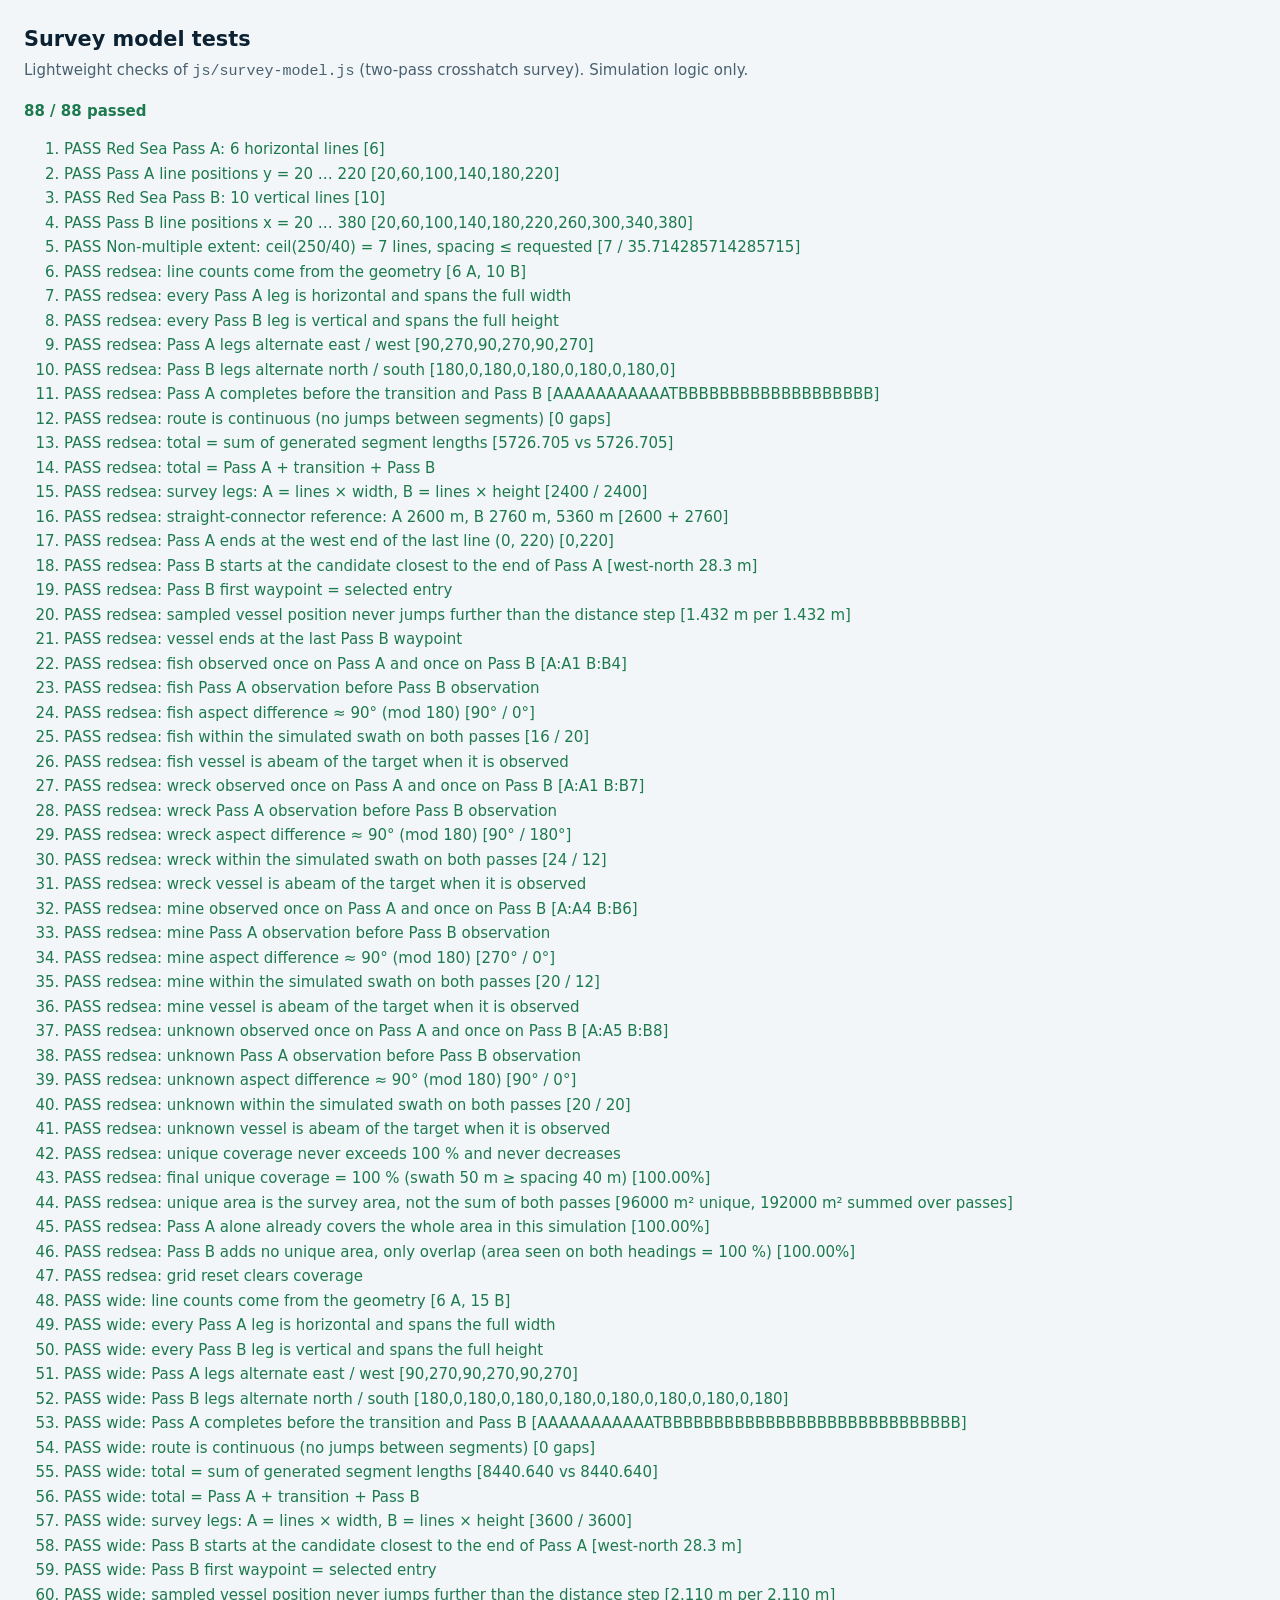
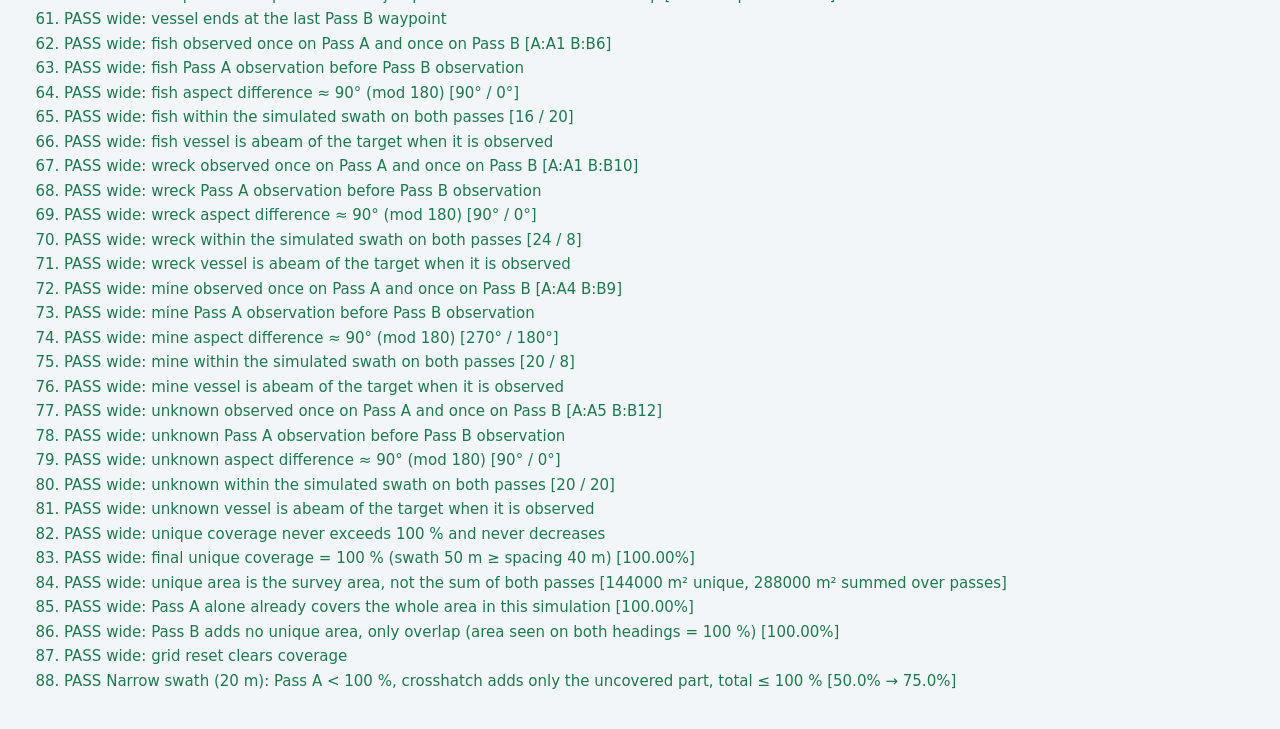
<file: tests/survey-model.html>
<!DOCTYPE html>
<html lang="en">
<head>
<meta charset="utf-8">
<meta name="viewport" content="width=device-width, initial-scale=1">
<meta name="robots" content="noindex">
<title>Survey model tests — USV B01</title>
<style>
  body { margin: 0; padding: 24px; background: #f3f6f8; color: #0c2233; font: 15px/1.5 system-ui, "Segoe UI", Arial, sans-serif; }
  h1 { font-size: 1.3rem; margin: 0 0 4px; }
  p { margin: 0 0 16px; color: #48606f; }
  li { margin: 2px 0; }
  .pass { color: #1d7a4f; }
  .fail { color: #b3261e; font-weight: 700; }
  #summary { font-weight: 700; }
</style>
</head>
<body>
<h1>Survey model tests</h1>
<p>Lightweight checks of <code>js/survey-model.js</code> (two-pass crosshatch survey). Simulation logic only.</p>
<p id="summary">Running…</p>
<ol id="results"></ol>
<script src="../js/survey-model.js"></script>
<script>
(function () {
  "use strict";
  var S = window.SurveyModel, results = [], fails = 0;
  function check(name, ok, detail) {
    results.push({ name: name, ok: !!ok, detail: detail });
    if (!ok) fails += 1;
  }
  function near(a, b, tol) { return Math.abs(a - b) <= (tol || 1e-6); }

  var CFG = { lineSpacing: 40, swath: 50 };
  var AREAS = {
    redsea: { width: 400, height: 240, targets: { fish: [160, 36], wreck: [248, 44], mine: [232, 160], unknown: [320, 200] } },
    wide: { width: 600, height: 240, targets: { fish: [240, 36], wreck: [372, 44], mine: [348, 160], unknown: [480, 200] } }
  };

  /* 1. line generation */
  var la = S.lineSet(240, 40), lb = S.lineSet(400, 40);
  check("Red Sea Pass A: 6 horizontal lines", la.count === 6, la.count);
  check("Pass A line positions y = 20 … 220", la.positions.join(",") === "20,60,100,140,180,220", la.positions.join(","));
  check("Red Sea Pass B: 10 vertical lines", lb.count === 10, lb.count);
  check("Pass B line positions x = 20 … 380", lb.positions.join(",") === "20,60,100,140,180,220,260,300,340,380", lb.positions.join(","));
  var odd = S.lineSet(250, 40);
  check("Non-multiple extent: ceil(250/40) = 7 lines, spacing ≤ requested", odd.count === 7 && odd.spacing <= 40 && near(odd.positions[0], odd.spacing / 2), odd.count + " / " + odd.spacing);

  Object.keys(AREAS).forEach(function (key) {
    var sc = AREAS[key], area = { width: sc.width, height: sc.height };
    var r = S.buildRoute(area, CFG), segs = r.segments, L = r.lengths;
    var A = segs.filter(function (s) { return s.pass === "A"; });
    var B = segs.filter(function (s) { return s.pass === "B"; });
    var legsA = A.filter(function (s) { return s.type === "survey"; });
    var legsB = B.filter(function (s) { return s.type === "survey"; });
    var p = key + ": ";

    check(p + "line counts come from the geometry", legsA.length === Math.ceil(sc.height / 40) && legsB.length === Math.ceil(sc.width / 40), legsA.length + " A, " + legsB.length + " B");

    /* orientation */
    check(p + "every Pass A leg is horizontal and spans the full width", legsA.every(function (s) { return s.y0 === s.y1 && Math.abs(s.x1 - s.x0) === sc.width; }));
    check(p + "every Pass B leg is vertical and spans the full height", legsB.every(function (s) { return s.x0 === s.x1 && Math.abs(s.y1 - s.y0) === sc.height; }));
    check(p + "Pass A legs alternate east / west", legsA.every(function (s, i) { return s.heading === (i % 2 === 0 ? 90 : 270); }), legsA.map(function (s) { return s.heading; }).join(","));
    check(p + "Pass B legs alternate north / south", legsB.every(function (s, i) { return i === 0 || Math.abs(s.heading - legsB[i - 1].heading) === 180; }), legsB.map(function (s) { return s.heading; }).join(","));

    /* order: all of A, then the transition, then all of B */
    var order = segs.map(function (s) { return s.pass; }).join("");
    check(p + "Pass A completes before the transition and Pass B", /^A+TB+$/.test(order), order);

    /* continuity (no teleporting) */
    var gaps = 0;
    for (var i = 1; i < segs.length; i++) if (Math.hypot(segs[i].x0 - segs[i - 1].x1, segs[i].y0 - segs[i - 1].y1) > 1e-6) gaps += 1;
    check(p + "route is continuous (no jumps between segments)", gaps === 0, gaps + " gaps");

    /* distances */
    var sum = segs.reduce(function (a, s) { return a + S.polylineLength(s.points); }, 0);
    check(p + "total = sum of generated segment lengths", near(sum, L.total, 1e-6), sum.toFixed(3) + " vs " + L.total.toFixed(3));
    check(p + "total = Pass A + transition + Pass B", near(L.A + L.T + L.B, L.total, 1e-6));
    check(p + "survey legs: A = lines × width, B = lines × height", L.legsA === legsA.length * sc.width && L.legsB === legsB.length * sc.height, L.legsA + " / " + L.legsB);
    if (key === "redsea") {
      check(p + "straight-connector reference: A 2600 m, B 2760 m, 5360 m", L.straightA === 2600 && L.straightB === 2760 && L.straightA + L.straightB === 5360, L.straightA + " + " + L.straightB);
      check(p + "Pass A ends at the west end of the last line (0, 220)", near(r.endA[0], 0) && near(r.endA[1], 220), r.endA.join(","));
    }

    /* Pass B entry: closest of the four candidates */
    var gapsB = r.passB.candidates.map(function (c) { return c.gap; });
    check(p + "Pass B starts at the candidate closest to the end of Pass A", near(r.passB.gap, Math.min.apply(null, gapsB)), r.passB.variant + " " + r.passB.gap.toFixed(1) + " m");
    check(p + "Pass B first waypoint = selected entry", near(legsB[0].x0, r.passB.entry[0]) && near(legsB[0].y0, r.passB.entry[1]));

    /* position sampling */
    var steps = 4000, prev = S.positionAt(r, 0), maxJump = 0;
    for (var k = 1; k <= steps; k++) {
      var q = S.positionAt(r, (L.total * k) / steps);
      maxJump = Math.max(maxJump, Math.hypot(q.x - prev.x, q.y - prev.y));
      prev = q;
    }
    check(p + "sampled vessel position never jumps further than the distance step", maxJump <= L.total / steps + 1e-6, maxJump.toFixed(3) + " m per " + (L.total / steps).toFixed(3) + " m");
    var end = S.positionAt(r, L.total);
    check(p + "vessel ends at the last Pass B waypoint", near(end.x, segs[segs.length - 1].x1) && near(end.y, segs[segs.length - 1].y1));

    /* targets: two observations, fixed position, perpendicular headings */
    Object.keys(sc.targets).forEach(function (tk) {
      var t = { x: sc.targets[tk][0], y: sc.targets[tk][1] };
      var obs = S.observationsFor(r, t);
      check(p + tk + " observed once on Pass A and once on Pass B", obs.length === 2 && obs[0].pass === "A" && obs[1].pass === "B", obs.map(function (o) { return o.pass + ":" + o.lineId; }).join(" "));
      if (obs.length === 2) {
        check(p + tk + " Pass A observation before Pass B observation", obs[0].d < r.passStart.B && obs[1].d >= r.passStart.B);
        check(p + tk + " aspect difference ≈ 90° (mod 180)", near(S.aspectDifference(obs[0].auvHeadingDeg, obs[1].auvHeadingDeg), 90), obs[0].auvHeadingDeg + "° / " + obs[1].auvHeadingDeg + "°");
        check(p + tk + " within the simulated swath on both passes", obs.every(function (o) { return o.distanceToTargetM <= CFG.swath / 2; }), obs.map(function (o) { return o.distanceToTargetM; }).join(" / "));
        var atA = S.positionAt(r, obs[0].d), atB = S.positionAt(r, obs[1].d);
        check(p + tk + " vessel is abeam of the target when it is observed", near(atA.x, obs[0].auv[0], 1e-6) && near(atA.y, obs[0].auv[1], 1e-6) && near(atB.x, obs[1].auv[0], 1e-6) && near(atB.y, obs[1].auv[1], 1e-6));
      }
    });

    /* coverage: unique, never above 100 %, no double counting */
    var grid = new S.CoverageGrid({ width: sc.width, height: sc.height }, 5), last = 0, monotone = true, capped = true;
    for (var m = 1; m <= 400; m++) {
      var d1 = (L.total * m) / 400;
      grid.markRoute(r, last, d1);
      var st = grid.stats();
      if (st.uniqueArea + 1e-6 < (grid._prev || 0)) monotone = false;
      if (st.uniquePct > 100 + 1e-9 || st.uniqueArea > sc.width * sc.height + 1e-6) capped = false;
      grid._prev = st.uniqueArea;
      last = d1;
    }
    var fin = grid.stats();
    check(p + "unique coverage never exceeds 100 % and never decreases", capped && monotone);
    check(p + "final unique coverage = 100 % (swath 50 m ≥ spacing 40 m)", near(fin.uniquePct, 100, 1e-9), fin.uniquePct.toFixed(2) + "%");
    check(p + "unique area is the survey area, not the sum of both passes", near(fin.uniqueArea, sc.width * sc.height, 1e-6) && grid.passArea.A + grid.passArea.B > fin.uniqueArea, fin.uniqueArea + " m² unique, " + (grid.passArea.A + grid.passArea.B) + " m² summed over passes");

    var gA = new S.CoverageGrid({ width: sc.width, height: sc.height }, 5);
    gA.markRoute(r, 0, r.passStart.T);
    check(p + "Pass A alone already covers the whole area in this simulation", near(gA.stats().uniquePct, 100, 1e-9), gA.stats().uniquePct.toFixed(2) + "%");
    gA.markRoute(r, r.passStart.T, L.total);
    check(p + "Pass B adds no unique area, only overlap (area seen on both headings = 100 %)", near(gA.stats().uniqueArea, sc.width * sc.height, 1e-6) && near(gA.stats().bothPct, 100, 1e-9), gA.stats().bothPct.toFixed(2) + "%");

    grid.reset();
    check(p + "grid reset clears coverage", grid.stats().uniqueArea === 0 && grid.stats().bothArea === 0);
  });

  /* narrow swath: coverage below 100 % and still never above */
  var rn = S.buildRoute({ width: 400, height: 240 }, { lineSpacing: 40, swath: 20 });
  var gn = new S.CoverageGrid({ width: 400, height: 240 }, 5);
  gn.markRoute(rn, 0, rn.passStart.T);
  var aOnly = gn.stats().uniquePct;
  gn.markRoute(rn, rn.passStart.T, rn.lengths.total);
  check("Narrow swath (20 m): Pass A < 100 %, crosshatch adds only the uncovered part, total ≤ 100 %", aOnly < 100 && gn.stats().uniquePct > aOnly && gn.stats().uniquePct <= 100, aOnly.toFixed(1) + "% → " + gn.stats().uniquePct.toFixed(1) + "%");

  /* output */
  var ol = document.getElementById("results");
  results.forEach(function (r) {
    var li = document.createElement("li");
    li.className = r.ok ? "pass" : "fail";
    li.textContent = (r.ok ? "PASS  " : "FAIL  ") + r.name + (r.detail !== undefined ? "  [" + r.detail + "]" : "");
    ol.appendChild(li);
  });
  document.getElementById("summary").textContent = (results.length - fails) + " / " + results.length + " passed" + (fails ? " — " + fails + " FAILED" : "");
  document.getElementById("summary").className = fails ? "fail" : "pass";
  window.__surveyTests = { total: results.length, failed: fails, results: results };
})();
</script>
</body>
</html>
</file>
<file: css/tokens.css>
/* USV B01 project site — design tokens and fonts.
   Every colour, size and spacing value used by the other stylesheets comes
   from here, so the whole look can be changed in one place.

   Colour logic: the gold accent was sampled from the team's earlier design
   render and is kept as the site accent; the ink is a deep marine blue. */

@font-face {
  font-family: "Archivo";
  src: url("../assets/fonts/archivo-var-latin.woff2") format("woff2");
  font-weight: 100 900;
  font-stretch: 75% 125%;
  font-style: normal;
  font-display: swap;
}

@font-face {
  font-family: "Source Serif 4";
  src: url("../assets/fonts/source-serif-4-var-latin.woff2") format("woff2");
  font-weight: 400 700;
  font-style: normal;
  font-display: swap;
}

:root {
  color-scheme: light;

  /* Surfaces */
  --paper: #f3f6f8;        /* page ground */
  --sheet: #ffffff;        /* figures, tables, panels */
  --deep: #0a2536;         /* dark bands */

  /* Text */
  --ink: #0c2233;          /* primary text */
  --ink-soft: #48606f;     /* secondary text */
  --on-deep: #e8f1f5;      /* text on dark bands */

  /* Lines */
  --line: #d0d9e0;
  --line-strong: #9fb0bd;

  /* Interactive + status */
  --sea: #0e5a72;          /* links, focus, highlights */
  --sea-soft: #e4f0f4;
  --hull: #c49837;         /* the site's gold accent */
  --hull-soft: #f6ebd0;
  --hull-ink: #6f520f;     /* gold text that must stay readable */

  /* Risk states (demo and risk cards) */
  --risk-safe: #1f8a57;    --risk-safe-soft: #e2f3ea;    --risk-safe-ink: #13613c;
  --risk-hazard: #c49837;  --risk-hazard-soft: #f6ebd0;  --risk-hazard-ink: #6f520f;
  --risk-high: #c0392b;    --risk-high-soft: #fbe6e3;    --risk-high-ink: #8e2418;
  --risk-unknown: #5d6f7d; --risk-unknown-soft: #e8edf1; --risk-unknown-ink: #3b4a56;

  /* Type */
  --font-ui: "Archivo", system-ui, "Segoe UI", Roboto, Arial, sans-serif;
  --font-prose: "Source Serif 4", Georgia, "Times New Roman", serif;

  --text-body: 1.1563rem;  /* ~18.5px, prose */
  --text-ui: 0.9375rem;    /* 15px */
  --text-small: 0.8438rem; /* ~13.5px, captions */

  /* Layout */
  --measure: 68ch;         /* comfortable line length for prose */
  --gutter: clamp(16px, 4vw, 40px);
    --header-h: 56px;
  --container: 1120px;
  --radius: 8px;
  --radius-lg: 14px;
  --shadow: 0 1px 2px rgb(10 37 54 / 0.06), 0 8px 24px rgb(10 37 54 / 0.06);

  --space-1: 4px;
  --space-2: 8px;
  --space-3: 12px;
  --space-4: 16px;
  --space-5: 24px;
  --space-6: 32px;
  --space-7: 48px;
  --space-8: 72px;
  --space-9: 104px;
}
</file>
<file: css/base.css>
/* USV B01 project site — base styles: reset, typography, page container,
   top navigation, hero, section rhythm, footer.
   Components (cards, figures, the design inspection sheet, …) are in
   components.css; the interactive demo is styled in demo.css. */

*, *::before, *::after { box-sizing: border-box; }

html {
  -webkit-text-size-adjust: 100%;
  text-size-adjust: 100%;
}

@media (prefers-reduced-motion: no-preference) {
  html { scroll-behavior: smooth; }
}

body {
  margin: 0;
  background: var(--paper);
  color: var(--ink);
  font-family: var(--font-ui);
  font-size: var(--text-ui);
  line-height: 1.55;
  font-variant-numeric: tabular-nums;
  -webkit-font-smoothing: antialiased;
}

img { max-width: 100%; height: auto; display: block; }

h1, h2, h3, h4, p, ul, ol, dl, dd, figure { margin: 0; }
ul, ol { padding: 0; list-style: none; }
[hidden] { display: none !important; }

a { color: var(--sea); text-underline-offset: 3px; }
a:hover { color: var(--deep); }

:focus-visible {
  outline: 3px solid var(--sea);
  outline-offset: 2px;
  border-radius: 2px;
}

button { font: inherit; color: inherit; }

.container {
  max-width: var(--container);
  margin-inline: auto;
  padding-inline: var(--gutter);
}

.skip-link {
  position: absolute;
  left: var(--space-3);
  top: -60px;
  z-index: 100;
  padding: var(--space-2) var(--space-4);
  background: var(--deep);
  color: var(--on-deep);
  border-radius: var(--radius);
  text-decoration: none;
}
.skip-link:focus { top: var(--space-3); }

/* ---------- Typography ---------- */

h1, h2, h3, h4 {
  font-family: var(--font-ui);
  color: var(--ink);
  text-wrap: balance;
}

h2 {
  font-size: clamp(1.9rem, 1.3rem + 2vw, 2.75rem);
  font-weight: 700;
  line-height: 1.12;
  letter-spacing: -0.015em;
}

h3 {
  font-size: 1.25rem;
  font-weight: 650;
  line-height: 1.3;
}

.prose {
  font-family: var(--font-prose);
  font-size: var(--text-body);
  line-height: 1.7;
  max-width: var(--measure);
}
.prose p + p { margin-top: var(--space-4); }

.lead {
  font-family: var(--font-prose);
  font-size: clamp(1.2rem, 1.05rem + 0.6vw, 1.45rem);
  line-height: 1.55;
  max-width: 54ch;
}

/* ---------- Top navigation ---------- */

.site-header {
  position: sticky;
  top: 0;
  z-index: 40;
  height: var(--header-h);
  background: color-mix(in srgb, var(--sheet) 92%, transparent);
  backdrop-filter: blur(10px);
  border-bottom: 1px solid var(--line);
}
.site-header__inner {
  height: 100%;
  display: flex;
  align-items: center;
  justify-content: space-between;
  gap: var(--space-4);
}

.brand {
  display: flex;
  align-items: baseline;
  gap: var(--space-3);
  color: var(--ink);
  text-decoration: none;
}
.brand__mark {
  font-weight: 800;
  font-stretch: 112%;
  font-size: 1.4rem;
  letter-spacing: 0.01em;
}
.brand__name { font-size: var(--text-small); color: var(--ink-soft); }
@media (max-width: 640px) { .brand__name { display: none; } }

.site-nav ul { display: flex; gap: 2px; }
.site-nav a {
  display: block;
  padding: 8px 12px;
  border-radius: var(--radius);
  color: var(--ink-soft);
  font-size: 0.9rem;
  font-weight: 550;
  text-decoration: none;
}
.site-nav a:hover { color: var(--ink); background: var(--sea-soft); }
.site-nav a[aria-current="true"] { color: var(--ink); background: var(--sea-soft); }

.menu-btn {
  display: none;
  min-height: 40px;
  padding: 0 var(--space-4);
  border: 1px solid var(--line-strong);
  border-radius: var(--radius);
  background: var(--sheet);
  cursor: pointer;
}

@media (max-width: 939.98px) {
  .menu-btn { display: inline-flex; align-items: center; }
  .site-nav {
    display: none;
    position: fixed;
    top: var(--header-h);
    left: 0;
    right: 0;
    padding: var(--space-3) var(--gutter) var(--space-5);
    background: var(--sheet);
    border-bottom: 1px solid var(--line-strong);
    box-shadow: 0 12px 24px rgb(10 37 54 / 0.12);
  }
  .site-nav.is-open { display: block; }
  .site-nav ul { flex-direction: column; }
  .site-nav a { padding: 12px 8px; font-size: 1rem; }
}

/* ---------- Hero ---------- */

.hero {
  position: relative;
  overflow: hidden;
  padding-block: var(--space-8);
  background:
    repeating-radial-gradient(circle at 76% 46%, rgb(14 90 114 / 0.075) 0 1px, transparent 1px 46px),
    linear-gradient(180deg, var(--sheet), var(--paper));
}

.hero__grid {
  position: relative;
  display: grid;
  gap: var(--space-7);
  align-items: center;
}
@media (min-width: 960px) {
  .hero__grid { grid-template-columns: minmax(0, 1fr) minmax(0, 1.05fr); }
}

/* "USV B01" is about 4.7 times as wide as its font size: these sizes keep it on
   one line in the single-column layout and in the hero's left column. */
.hero h1 {
  font-size: clamp(3.2rem, 0.5rem + 11vw, 6.6rem);
  font-weight: 800;
  font-stretch: 112%;
  line-height: 0.9;
  letter-spacing: -0.03em;
}
@media (min-width: 960px) {
  .hero h1 { font-size: clamp(4.5rem, 1rem + 6.3vw, 6rem); }
}
.hero__sub {
  margin-top: var(--space-4);
  font-size: clamp(1.3rem, 1rem + 1.2vw, 1.85rem);
  font-weight: 600;
  line-height: 1.25;
  color: var(--sea);
}
.hero .lead { margin-top: var(--space-5); }

/* Arabic project name and introduction. The site's own fonts are Latin-only,
   so Arabic text uses the system's Arabic typefaces; it runs right to left. */
:lang(ar) { font-family: "Segoe UI", Tahoma, "Geeza Pro", "Noto Naskh Arabic", "Noto Sans Arabic", Arial, sans-serif; font-stretch: 100%; letter-spacing: 0; }
.hero__sub--ar { margin-top: var(--space-2); font-size: clamp(1.15rem, 0.95rem + 0.9vw, 1.5rem); }
.hero .lead--ar { margin-top: var(--space-4); line-height: 1.9; }
.hero__status { margin-top: var(--space-5); max-width: 60ch; font-size: var(--text-small); line-height: 1.5; color: var(--ink-soft); }
.hero__actions { display: flex; flex-wrap: wrap; gap: var(--space-3); margin-top: var(--space-6); }

.hero__figure img {
  width: 100%;
  border: 1px solid var(--line);
  border-radius: var(--radius-lg);
  background: var(--sheet);
  box-shadow: var(--shadow);
}

/* ---------- Sections ---------- */

.section { padding-block: var(--space-9); scroll-margin-top: var(--header-h); }
.section--white { background: var(--sheet); }
.section__head { max-width: 62ch; margin-bottom: var(--space-7); }
.section__head h2 + p {
  margin-top: var(--space-4);
  font-family: var(--font-prose);
  font-size: 1.2rem;
  line-height: 1.6;
  color: var(--ink-soft);
}

.subhead { margin-top: var(--space-8); margin-bottom: var(--space-5); }

/* ---------- Footer ---------- */

.site-footer {
  background: var(--deep);
  color: var(--on-deep);
  padding-block: var(--space-7);
}
.site-footer a { color: var(--on-deep); }
.site-footer__brand { display: flex; align-items: baseline; gap: var(--space-3); margin-bottom: var(--space-4); }
.site-footer__brand .brand__mark { font-size: 1.6rem; }
.site-footer__brand span:last-child { color: color-mix(in srgb, var(--on-deep) 70%, transparent); }
.site-footer p { max-width: 74ch; }
:where(.site-footer) p + p { margin-top: var(--space-3); }
.site-footer__small { margin-top: var(--space-4); font-size: var(--text-small); color: color-mix(in srgb, var(--on-deep) 70%, transparent); }
</file>
<file: css/components.css>
/* USV B01 project site — components.
   Buttons, cards, quick facts, About layout, depth diagram, how-it-works
   flow, sensing / recognition cards, the inspection sheet, full-size viewer. */

.sr-only {
  position: absolute;
  width: 1px;
  height: 1px;
  margin: -1px;
  padding: 0;
  overflow: hidden;
  clip: rect(0 0 0 0);
  white-space: nowrap;
  border: 0;
}

.mt-card { margin-top: var(--space-5); }
.mt-6 { margin-top: var(--space-6); }
.comm { display: flex; gap: var(--space-4); align-items: flex-start; }
.comm .icon { flex: none; margin: 0; }
.comm h3 { margin-bottom: var(--space-1); }
.comm p + p { margin-top: var(--space-2); }
.card .tbd { font-size: var(--text-small); }

/* sensors in two groups (underwater sensing / navigation and surface awareness), four per row */
.cards-4 { display: grid; gap: var(--space-4); }
@media (min-width: 640px) { .cards-4 { grid-template-columns: repeat(2, minmax(0, 1fr)); } }
@media (min-width: 1040px) { .cards-4 { grid-template-columns: repeat(4, minmax(0, 1fr)); } }
.sensor-group { margin: var(--space-6) 0 var(--space-3); font-size: 1.05rem; font-weight: 650; line-height: 1.3; color: var(--ink); }
.subhead + .sensor-group { margin-top: 0; }

/* ---------- Results: software outcome vs proposed field capabilities ---------- */

.results .card h3 { display: flex; flex-wrap: wrap; align-items: center; gap: var(--space-2); }
.results__sim { margin-top: var(--space-4); }
.results__future { margin-top: var(--space-5); }
.results__future h3 { margin-bottom: var(--space-2); }
.results__concept { display: grid; gap: var(--space-2); margin-top: var(--space-4); padding-left: 1.2em; list-style: disc; color: var(--ink-soft); }

/* ---------- Buttons ---------- */

.btn {
  display: inline-flex;
  align-items: center;
  justify-content: center;
  min-height: 46px;
  padding: 0 var(--space-5);
  border: 1.5px solid var(--ink);
  border-radius: var(--radius);
  background: transparent;
  color: var(--ink);
  font-weight: 600;
  text-decoration: none;
  cursor: pointer;
  transition: background-color 0.15s ease, color 0.15s ease, border-color 0.15s ease;
}
.btn:hover { background: var(--ink); color: #fff; }
.btn:disabled { opacity: 0.45; cursor: not-allowed; }
.btn:disabled:hover { background: transparent; color: var(--ink); }
.btn--primary { background: var(--deep); border-color: var(--deep); color: #fff; }
.btn--primary:hover { background: var(--sea); border-color: var(--sea); }
.btn--small { min-height: 38px; padding: 0 var(--space-4); font-size: var(--text-small); }

/* ---------- Cards ---------- */

.card {
  padding: var(--space-5);
  background: var(--sheet);
  border: 1px solid var(--line);
  border-radius: var(--radius-lg);
}
.card h3 { margin-bottom: var(--space-2); }
.card p { color: var(--ink-soft); }

.icon {
  width: 40px;
  height: 40px;
  padding: 8px;
  margin-bottom: var(--space-4);
  border-radius: 10px;
  background: var(--sea-soft);
  color: var(--sea);
  fill: none;
  stroke: currentColor;
  stroke-width: 1.6;
  stroke-linecap: round;
  stroke-linejoin: round;
}

/* ---------- Quick facts (under the hero) ---------- */

.facts-strip { background: var(--paper); border-block: 1px solid var(--line); }
.facts-strip dl { display: grid; }
@media (min-width: 720px) { .facts-strip dl { grid-template-columns: repeat(3, 1fr); } }
.facts-strip dl > div { padding: var(--space-5) var(--space-5) var(--space-5) 0; }
@media (min-width: 720px) {
  .facts-strip dl > div + div { padding-left: var(--space-5); border-left: 1px solid var(--line); }
}
.facts-strip dt { font-size: var(--text-small); color: var(--ink-soft); margin-bottom: 2px; }
.facts-strip dd { font-weight: 650; font-size: 1.05rem; line-height: 1.35; }

/* ---------- About ---------- */

.about-grid { display: grid; gap: var(--space-7); align-items: start; }
@media (min-width: 960px) { .about-grid { grid-template-columns: minmax(0, 1.1fr) minmax(0, 1fr); } }
.about-grid h3 { margin-bottom: var(--space-3); }
.about-grid .prose + h3 { margin-top: var(--space-6); }

.figure img {
  width: 100%;
  border: 1px solid var(--line);
  border-radius: var(--radius-lg);
  background: var(--sheet);
}
.figure figcaption { margin-top: var(--space-2); font-size: var(--text-small); color: var(--ink-soft); }

.depth svg { width: 100%; max-width: 760px; height: auto; display: block; border: 1px solid var(--line); border-radius: var(--radius-lg); background: var(--sheet); }
.depth text { font-family: var(--font-ui); fill: var(--ink); }
.depth .depth__muted { fill: var(--ink-soft); }

/* ---------- How it works: the flow ---------- */

.flow { display: grid; gap: var(--space-4); counter-reset: step; }
@media (min-width: 640px) { .flow { grid-template-columns: repeat(2, minmax(0, 1fr)); } }
@media (min-width: 960px) { .flow { grid-template-columns: repeat(3, minmax(0, 1fr)); gap: var(--space-5); } }

.flow li {
  position: relative;
  padding: var(--space-5);
  background: var(--sheet);
  border: 1px solid var(--line);
  border-radius: var(--radius-lg);
}
.flow li::before {
  counter-increment: step;
  content: counter(step);
  display: grid;
  place-items: center;
  width: 30px;
  height: 30px;
  margin-bottom: var(--space-3);
  border-radius: 50%;
  background: var(--deep);
  color: #fff;
  font-weight: 700;
  font-size: 0.9rem;
}
.flow h3 { font-size: 1.1rem; margin-bottom: var(--space-1); }
.flow p { color: var(--ink-soft); font-size: 0.95rem; }

/* connector chevron between cards (desktop, 3 columns) */
@media (min-width: 960px) {
  .flow li:not(:nth-child(3n))::after {
    content: "";
    position: absolute;
    top: 50%;
    right: calc(-1 * var(--space-5) / 2 - 5px);
    width: 9px;
    height: 9px;
    border-top: 2px solid var(--line-strong);
    border-right: 2px solid var(--line-strong);
    transform: translateY(-50%) rotate(45deg);
    background: transparent;
  }
}

.flow--end li:last-child { border-color: var(--hull); background: var(--hull-soft); }
.flow--end li:last-child::before { background: var(--hull-ink); }

.cards-3 { display: grid; gap: var(--space-5); }
@media (min-width: 800px) { .cards-3 { grid-template-columns: repeat(3, minmax(0, 1fr)); } }

.cards-2 { display: grid; gap: var(--space-5); }
@media (min-width: 800px) { .cards-2 { grid-template-columns: repeat(2, minmax(0, 1fr)); } }

.note-line { margin-top: var(--space-5); max-width: 70ch; font-family: var(--font-prose); font-size: 1.05rem; line-height: 1.65; color: var(--ink-soft); }

.chips { display: flex; flex-wrap: wrap; gap: var(--space-2); margin-top: var(--space-4); }
.chip {
  padding: 6px 14px;
  border: 1px solid var(--line-strong);
  border-radius: 999px;
  background: var(--sheet);
  font-weight: 600;
  font-size: 0.9rem;
}


/* ---------- B01 design: inspection sheet ---------- */

.design-grid { display: grid; gap: var(--space-6); align-items: start; }
@media (min-width: 960px) { .design-grid { grid-template-columns: minmax(0, 1.5fr) minmax(0, 1fr); } }

.sheet {
  position: relative;
  margin: 0;
  padding: 10px;
  background: var(--sheet);
  border: 1.5px solid var(--ink);
  transition: box-shadow 0.15s ease;
}
.sheet__frame { position: relative; border: 1px solid var(--ink); border-bottom: 0; }
.sheet.is-inspecting { box-shadow: 0 0 0 4px var(--hull); }

.sheet__view { position: relative; overflow: hidden; background: #fff; line-height: 0; }
.sheet__view img { width: 100%; }
.sheet--live .sheet__view { cursor: crosshair; }
.sheet--coarse .sheet__view { cursor: zoom-in; }
.sheet__view:focus-visible { outline: 3px solid var(--sea); outline-offset: -3px; }

.sheet__strip {
  display: grid;
  grid-template-columns: auto minmax(0, 1fr);
  border: 1px solid var(--ink);
  font-size: var(--text-small);
  line-height: 1.4;
}
.sheet__strip > span { padding: var(--space-2) var(--space-3); }
.sheet__strip > span:first-child { border-right: 1px solid var(--ink); font-weight: 700; }

.sheet__info {
  position: absolute;
  top: 12px;
  right: 12px;
  z-index: 3;
  width: min(230px, 62%);
  padding: var(--space-3) var(--space-4);
  background: rgb(255 255 255 / 0.96);
  border: 1px solid var(--ink);
  font-size: var(--text-small);
  line-height: 1.4;
  opacity: 0;
  transform: translateY(-4px);
  pointer-events: none;
  transition: opacity 0.15s ease, transform 0.15s ease;
}
.sheet.is-inspecting .sheet__info { opacity: 1; transform: none; }
.sheet--panel-bl .sheet__info { top: auto; right: auto; bottom: 12px; left: 12px; }
.sheet__info-title { font-weight: 800; font-size: 1.15rem; line-height: 1.1; }
.sheet__info-sub { color: var(--ink-soft); margin-bottom: var(--space-2); }
.sheet__info dl { display: grid; gap: 2px; }
.sheet__info dl > div { display: flex; justify-content: space-between; gap: var(--space-3); }
.sheet__info dt { color: var(--ink-soft); }
.sheet__info dd { font-weight: 650; text-align: right; }

.loupe {
  position: absolute;
  z-index: 4;
  width: 176px;
  height: 176px;
  left: 0;
  top: 0;
  border: 2px solid var(--ink);
  border-radius: 50%;
  box-shadow: 0 6px 18px rgb(10 37 54 / 0.3), inset 0 0 0 3px #fff;
  background-repeat: no-repeat;
  background-color: #fff;
  pointer-events: none;
  opacity: 0;
}
.sheet.is-magnifying .loupe { opacity: 1; }

@media (prefers-reduced-motion: reduce) {
  .sheet, .sheet__info { transition: none; }
}

.design-side { display: grid; gap: var(--space-5); }

.spec { border-top: 1px solid var(--line); }
.spec > div { padding: var(--space-3) 0; border-bottom: 1px solid var(--line); }
.spec dt { font-size: var(--text-small); color: var(--ink-soft); }
.spec dd { font-weight: 600; }

.inspect-tools {
  padding: var(--space-5);
  background: var(--paper);
  border: 1px solid var(--line);
  border-radius: var(--radius-lg);
  display: grid;
  gap: var(--space-4);
}
.inspect-tools h3 { margin: 0; font-size: 1.05rem; }
.inspect-tools p { font-size: var(--text-small); color: var(--ink-soft); }
.inspect-tools fieldset { border: 0; margin: 0; padding: 0; display: grid; gap: var(--space-2); }
.inspect-tools legend { padding: 0; font-size: var(--text-small); font-weight: 650; margin-bottom: var(--space-2); }
html:not(.js) .inspect-tools { display: none; }

.segmented {
  display: grid;
  grid-template-columns: repeat(3, 1fr);
  border: 1px solid var(--line-strong);
  border-radius: var(--radius);
  overflow: hidden;
  background: var(--sheet);
}
.segmented label { position: relative; text-align: center; cursor: pointer; }
.segmented input { position: absolute; opacity: 0; inset: 0; cursor: pointer; }
.segmented span { display: block; padding: 8px 0; font-weight: 600; }
.segmented label + label span { border-left: 1px solid var(--line-strong); }
.segmented input:checked + span { background: var(--deep); color: #fff; }
.segmented input:focus-visible + span { outline: 3px solid var(--sea); outline-offset: -3px; }

.pointer-only-touch { display: none; }
.design-grid--coarse .zoom-only { display: none; }
.design-grid--coarse .pointer-only-touch { display: block; }
.design-grid--coarse .pointer-only-fine { display: none; }

/* ---------- Full-size viewer (dialog) ---------- */

.viewer {
  width: min(96vw, 1240px);
  max-width: none;
  padding: 0;
  border: 0;
  border-radius: var(--radius);
  background: var(--sheet);
  color: var(--ink);
}
.viewer::backdrop { background: rgb(10 37 54 / 0.82); }
.viewer__bar {
  display: flex;
  align-items: center;
  justify-content: space-between;
  gap: var(--space-4);
  padding: var(--space-3) var(--space-4);
  border-bottom: 1px solid var(--line);
}
.viewer__bar h2 { margin: 0; font-size: 1.05rem; letter-spacing: 0; }
.viewer__bar form { margin: 0; }
.viewer__scroll { max-height: calc(100vh - 150px); overflow: auto; background: #fff; }
.viewer__scroll img { width: auto; max-width: none; border: 0; border-radius: 0; }

/* ---------- Labels: simulation / conceptual / reference ---------- */

.tag {
  display: inline-block;
  padding: 1px 9px;
  border-radius: 999px;
  font-family: var(--font-ui);
  font-size: 0.72rem;
  font-weight: 650;
  line-height: 1.6;
  vertical-align: middle;
  white-space: nowrap;
}
.tag--concept { background: var(--paper); color: var(--ink-soft); box-shadow: inset 0 0 0 1px var(--line-strong); }
.tag--sim { background: var(--sea-soft); color: var(--sea); }

/* ---------- Risk states ---------- */

.risk { display: inline-block; padding: 4px 12px; border-radius: 999px; font-weight: 700; line-height: 1.35; }
.risk--safe { background: var(--risk-safe-soft); color: var(--risk-safe-ink); }
.risk--hazard { background: var(--risk-hazard-soft); color: var(--risk-hazard-ink); box-shadow: inset 0 0 0 1.5px var(--risk-hazard); }
.risk--high { background: var(--risk-high-soft); color: var(--risk-high-ink); box-shadow: inset 0 0 0 1.5px var(--risk-high); }
.risk--unknown { background: var(--risk-unknown-soft); color: var(--risk-unknown-ink); box-shadow: inset 0 0 0 1.5px var(--risk-unknown); }
.risk--small { padding: 2px 9px; font-size: 0.82rem; white-space: nowrap; }

.risk-card { border-top-width: 4px; }
.risk-card .risk { margin-bottom: var(--space-3); }
.card .risk--safe { color: var(--risk-safe-ink); }
.card .risk--hazard { color: var(--risk-hazard-ink); }
.card .risk--unknown { color: var(--risk-unknown-ink); }
.risk-card--safe { border-top-color: var(--risk-safe); }
.risk-card--hazard { border-top-color: var(--risk-hazard); }
.risk-card--unknown { border-top-color: var(--risk-unknown); }

/* evidence pills (shared by the explanation example and the demo) */
.ev { display: inline-block; padding: 2px 10px; border-radius: 999px; font-size: 0.82rem; font-weight: 650; white-space: nowrap; }
.ev--yes { background: var(--sea-soft); color: var(--sea); }
.ev--no { background: var(--paper); color: var(--ink-soft); box-shadow: inset 0 0 0 1px var(--line); }
.ev--maybe { background: var(--risk-hazard-soft); color: var(--risk-hazard-ink); }
.ev--info { background: var(--sheet); color: var(--ink); box-shadow: inset 0 0 0 1px var(--line-strong); }

/* "How a decision is explained" example */
.explain {
  display: grid;
  gap: var(--space-4);
  padding: var(--space-5);
  background: var(--paper);
  border: 1px solid var(--line);
  border-radius: var(--radius-lg);
}
@media (min-width: 860px) { .explain { grid-template-columns: minmax(0, 1.5fr) minmax(0, 1fr); align-items: start; } .explain figcaption { grid-column: 1 / -1; } }
.explain__table { width: 100%; border-collapse: collapse; font-size: 0.95rem; }
.explain__table th, .explain__table td { padding: 8px 12px 8px 0; text-align: left; border-bottom: 1px solid var(--line); }
.explain__table th { font-size: var(--text-small); font-weight: 650; color: var(--ink-soft); }
.explain__result { display: grid; gap: var(--space-2); }
.explain__result > div { display: flex; justify-content: space-between; gap: var(--space-4); padding: var(--space-2) var(--space-3); background: var(--sheet); border: 1px solid var(--line); border-radius: var(--radius); }
.explain__result dt { color: var(--ink-soft); font-size: var(--text-small); }
.explain__result dd { font-weight: 700; text-align: right; }

/* small step list inside a card */
.mini-flow { display: grid; gap: 6px; margin: var(--space-2) 0 var(--space-4); counter-reset: mini; }
.mini-flow li { counter-increment: mini; display: flex; align-items: center; gap: var(--space-2); font-weight: 600; font-size: 0.95rem; }
.mini-flow li::before {
  content: counter(mini);
  flex: none;
  display: grid;
  place-items: center;
  width: 22px;
  height: 22px;
  border-radius: 50%;
  background: var(--sea-soft);
  color: var(--sea);
  font-size: 0.78rem;
  font-weight: 700;
}

/* data-transfer pipeline */
.pipeline { display: grid; gap: var(--space-2); counter-reset: pipe; }
@media (min-width: 640px) { .pipeline { grid-template-columns: repeat(3, minmax(0, 1fr)); } }
.pipeline li {
  counter-increment: pipe;
  display: flex;
  align-items: center;
  gap: var(--space-3);
  padding: var(--space-3) var(--space-4);
  background: var(--sheet);
  border: 1px solid var(--line);
  border-radius: var(--radius);
  font-weight: 600;
  line-height: 1.3;
}
.pipeline li::before {
  content: counter(pipe);
  flex: none;
  display: grid;
  place-items: center;
  width: 26px;
  height: 26px;
  border-radius: 50%;
  background: var(--deep);
  color: #fff;
  font-size: 0.8rem;
  font-weight: 700;
}
.pipeline li:last-child { border-color: var(--hull); background: var(--hull-soft); }
.pipeline li:last-child::before { background: var(--hull-ink); }

/* ---------- B01 design: layout wrapper ---------- */

.design-views { min-width: 0; }
</file>
<file: css/demo.css>
/* USV B01 project site — interactive demo.
   A dark marine band holding a small mission dashboard: stage strip,
   grid survey map, coverage, alert, target observation view (reference imagery),
   analysis panel, detection timeline and target log. */

.demo {
  position: relative;
  padding-block: var(--space-9);
  background:
    repeating-radial-gradient(circle at 12% 0%, rgb(255 255 255 / 0.05) 0 1px, transparent 1px 52px),
    var(--deep);
  color: var(--on-deep);
  scroll-margin-top: var(--header-h);
}
.demo h2, .demo h3 { color: #fff; }

.demo__head {
  display: flex;
  flex-wrap: wrap;
  align-items: flex-end;
  justify-content: space-between;
  gap: var(--space-5) var(--space-6);
  margin-bottom: var(--space-6);
}
.demo__head p { margin-top: var(--space-3); max-width: 52ch; font-family: var(--font-prose); font-size: 1.15rem; line-height: 1.55; color: color-mix(in srgb, var(--on-deep) 82%, transparent); }

.demo__controls { display: flex; flex-wrap: wrap; align-items: center; gap: var(--space-3); }

.demo .btn { border-color: rgb(255 255 255 / 0.55); color: #fff; }
.demo .btn:hover { background: #fff; color: var(--deep); }
.demo .btn:disabled:hover { background: transparent; color: #fff; }
.demo .btn--go { background: var(--hull); border-color: var(--hull); color: var(--deep); }
.demo .btn--go:hover { background: #d8ac4a; border-color: #d8ac4a; color: var(--deep); }
.demo .btn--go:disabled:hover { background: var(--hull); color: var(--deep); }

.demo-status {
  display: inline-flex;
  align-items: center;
  gap: var(--space-2);
  min-height: 46px;
  padding: 0 var(--space-4);
  border: 1px solid rgb(255 255 255 / 0.25);
  border-radius: var(--radius);
  font-weight: 600;
}
.demo-status i { width: 9px; height: 9px; border-radius: 50%; background: #7fd6e6; }
.demo-status[data-state="alert"] i { background: var(--hull); }
.demo-status[data-state="done"] i { background: #9fb0bd; }

/* stage strip */
.demo-stages { display: grid; gap: var(--space-2); margin-bottom: var(--space-4); grid-template-columns: repeat(2, minmax(0, 1fr)); }
@media (min-width: 600px) { .demo-stages { grid-template-columns: repeat(4, minmax(0, 1fr)); } }
@media (min-width: 1040px) { .demo-stages { grid-template-columns: repeat(8, minmax(0, 1fr)); } }
.demo-stages li {
  padding: var(--space-3) var(--space-3);
  border-top: 3px solid rgb(255 255 255 / 0.22);
  font-weight: 600;
  font-size: 0.86rem;
  line-height: 1.3;
  color: color-mix(in srgb, var(--on-deep) 60%, transparent);
  transition: color 0.25s ease, border-color 0.25s ease, background-color 0.25s ease;
}
.demo-stages li.is-done { color: color-mix(in srgb, var(--on-deep) 85%, transparent); border-top-color: #7fd6e6; }
.demo-stages li.is-active { color: #fff; border-top-color: var(--hull); background: rgb(255 255 255 / 0.09); }

/* layout */
.demo__grid { display: grid; gap: var(--space-5); }
@media (min-width: 980px) { .demo__grid { grid-template-columns: minmax(0, 1.15fr) minmax(0, 1fr); align-items: start; } }
.demo__main { display: grid; gap: var(--space-5); min-width: 0; }
.demo__side { min-width: 0; }
.demo__side { display: grid; gap: var(--space-5); }

.demo-card {
  padding: var(--space-4);
  background: var(--sheet);
  color: var(--ink);
  border-radius: var(--radius-lg);
}
.demo-card h3 { color: var(--ink); font-size: 1rem; margin-bottom: var(--space-3); }
.demo-card__head { display: flex; align-items: baseline; justify-content: space-between; gap: var(--space-3); margin-bottom: var(--space-3); }
.demo-card__head h3 { margin: 0; }
.demo-card__head span { font-size: var(--text-small); color: var(--ink-soft); }

/* map */
.map-screen { border-radius: var(--radius); overflow: hidden; background: #071a26; }
.map-screen svg { display: block; width: 100%; height: auto; }
.map-legend { display: flex; flex-wrap: wrap; gap: var(--space-2) var(--space-5); margin-top: var(--space-3); font-size: var(--text-small); color: var(--ink-soft); }
.map-legend span { display: inline-flex; align-items: center; gap: var(--space-2); }
.map-legend i { width: 10px; height: 10px; display: inline-block; }
.map-legend .k-auv { background: var(--hull); border-radius: 2px; transform: rotate(45deg) scale(0.9); }
.map-legend .k-track { height: 3px; width: 16px; background: #3fa9bf; }
.map-legend .k-cover { background: rgb(127 214 230 / 0.45); border: 1px solid #5fb8cc; }
.map-legend .k-safe { background: #34b27a; border-radius: 50%; }
.map-legend .k-hazard { background: var(--hull); border-radius: 1px; }
.map-legend .k-high { background: #ef6b5b; transform: rotate(45deg) scale(0.9); }
.map-legend .k-unknown { background: #a9b6c2; border-radius: 50%; box-shadow: inset 0 0 0 1.5px var(--risk-unknown); }
.map-note { margin-top: var(--space-2); font-size: var(--text-small); color: var(--ink-soft); }
#demo-ticks text { stroke: none; }
#demo-ticks line { stroke-width: 1; }
#demo-ticks .scale { stroke-width: 2; }

/* target observation view (simulation / reference imagery) */
.camera { position: relative; aspect-ratio: 3 / 2; overflow: hidden; border-radius: var(--radius); background: #071a26; }
.camera__stage { position: absolute; inset: 0; transition: transform 1.6s ease; }
.camera__stage.is-closeup { transform: scale(1.45); }
.camera__scene { position: absolute; inset: 0; opacity: 0; transition: opacity 0.3s ease; }
.camera__scene.is-visible { opacity: 1; }
.camera__scene img, .camera__scene svg { width: 100%; height: 100%; display: block; object-fit: cover; }

.det-box {
  position: absolute;
  border: 2px dashed #fff;
  border-radius: 4px;
  box-shadow: 0 0 0 1px rgb(10 37 54 / 0.5);
  pointer-events: none;
}
.det-box[hidden] { display: none; }
.det-box.is-classified { border-style: solid; border-color: var(--hull); }
.det-box__label {
  position: absolute;
  left: -2px;
  bottom: 100%;
  margin-bottom: 4px;
  padding: 3px 9px;
  border-radius: 4px 4px 4px 0;
  background: var(--hull);
  color: var(--deep);
  font-weight: 700;
  font-size: 0.78rem;
  white-space: nowrap;
}
.det-box:not(.is-classified) .det-box__label { display: none; }
.det-box.is-flip .det-box__label { bottom: auto; top: 100%; margin: 4px 0 0; border-radius: 0 4px 4px 4px; }
.det-box.is-right .det-box__label { left: auto; right: -2px; border-radius: 4px 4px 0 4px; }
.det-box[data-level="high"] { border-color: #ef6b5b; }
.det-box[data-level="high"] .det-box__label { background: #ef6b5b; color: var(--deep); }
.det-box[data-level="unknown"] { border-color: #c9d3dc; }
.det-box[data-level="unknown"] .det-box__label { background: #c9d3dc; }
.det-box[data-level="safe"] { border-color: #5fd29a; }
.det-box[data-level="safe"] .det-box__label { background: #5fd29a; }

/* The sonar reference image carries its own credits and scale bar: show it whole */
.camera__scene--contain { background: #071a26; }
.camera__scene--contain img { object-fit: contain; }
.obs-credit { margin-top: var(--space-2); min-height: 3.6em; font-size: 0.78rem; line-height: 1.45; color: var(--ink-soft); }

.camera__chip {
  position: absolute;
  left: 10px;
  top: 10px;
  padding: 3px 10px;
  border-radius: 999px;
  background: rgb(10 37 54 / 0.72);
  color: #fff;
  font-size: 0.78rem;
  font-weight: 600;
}

/* analysis: a decision trail that builds up while the mission runs */
.analysis { min-height: 12rem; max-height: 34rem; overflow-y: auto; padding-right: 2px; }
.analysis__empty { display: grid; place-content: center; min-height: 10rem; text-align: center; color: var(--ink-soft); }

.trail__block { padding: var(--space-3) 0 var(--space-3) var(--space-4); border-left: 3px solid var(--line); }
.trail__block + .trail__block { margin-top: var(--space-2); }
.trail__block.is-current { border-left-color: var(--hull); }
.trail__block.is-new { animation: reveal 0.4s ease both; }
.trail__block h4 { margin: 0 0 var(--space-2); font-size: 0.82rem; font-weight: 700; color: var(--sea); letter-spacing: 0.01em; }
.trail__id { font-weight: 800; font-size: 1.25rem; line-height: 1.2; }
.trail__meta { margin-top: 4px; font-size: var(--text-small); color: var(--ink-soft); }
.trail__meta strong { color: var(--ink); }
.trail__text { font-size: 0.95rem; line-height: 1.5; }
.trail__decision { margin-bottom: var(--space-2); }

.demo .chip { display: inline-block; padding: 4px 14px; border: 0; border-radius: 999px; background: var(--sea-soft); color: var(--sea); font-weight: 700; font-size: 0.95rem; }
.demo .chip--safe { background: var(--risk-safe-soft); color: var(--risk-safe-ink); }
.demo .chip--hazard { background: var(--risk-hazard-soft); color: var(--risk-hazard-ink); box-shadow: inset 0 0 0 1.5px var(--risk-hazard); }
.demo .chip--high { background: var(--risk-high-soft); color: var(--risk-high-ink); box-shadow: inset 0 0 0 1.5px var(--risk-high); }
.demo .chip--unknown { background: var(--risk-unknown-soft); color: var(--risk-unknown-ink); box-shadow: inset 0 0 0 1.5px var(--risk-unknown); }

.evidence { display: grid; gap: 6px; }
.evidence li { display: flex; justify-content: space-between; align-items: center; gap: var(--space-3); padding-bottom: 6px; border-bottom: 1px solid var(--line); font-size: 0.9rem; }
.evidence li:last-child { border-bottom: 0; }
.trail__block h4 .tag { margin-left: 4px; }

.kv > div { display: flex; justify-content: space-between; gap: var(--space-4); padding: 5px 0; border-bottom: 1px solid var(--line); font-size: 0.92rem; }
.kv > div:last-child { border-bottom: 0; }
.kv dt { color: var(--ink-soft); }
.kv dd { font-weight: 650; text-align: right; }


.inspect-steps { margin-top: var(--space-3); display: grid; gap: 6px; }
.inspect-steps li { position: relative; padding-left: 26px; font-size: 0.92rem; color: var(--ink-soft); }
.inspect-steps li::before {
  content: "";
  position: absolute;
  left: 0;
  top: 2px;
  width: 14px;
  height: 14px;
  border: 2px solid var(--line-strong);
  border-radius: 50%;
}
.inspect-steps li.is-active { color: var(--ink); font-weight: 650; }
.inspect-steps li.is-active::before { border-color: var(--hull); background: var(--hull-soft); }
.inspect-steps li.is-done { color: var(--ink); }
.inspect-steps li.is-done::before { border-color: var(--sea); background: var(--sea); }

.summary { border-left-color: var(--sea); }
.summary h4 { font-size: 1.05rem; color: var(--ink); }
.summary__grid { display: grid; grid-template-columns: repeat(auto-fit, minmax(118px, 1fr)); gap: var(--space-3); margin: var(--space-3) 0 var(--space-4); }
.summary__grid > div { padding: var(--space-3); border: 1px solid var(--line); border-radius: var(--radius); background: var(--paper); }
.summary__grid strong { display: block; font-size: 1.6rem; line-height: 1.1; }
.summary__grid span { font-size: var(--text-small); color: var(--ink-soft); }

@keyframes reveal { from { opacity: 0; transform: translateY(4px); } to { opacity: 1; transform: none; } }

/* the marker on the map: highlighted when it is placed and while it is inspected */
.marker .halo { opacity: 0; transform-box: fill-box; transform-origin: center; }
.marker.is-active .halo { opacity: 0.9; animation: pulse 1.6s ease-out 3; }
.marker.is-inspecting .halo { opacity: 0.9; animation: pulse 1.6s ease-out infinite; }
@keyframes pulse { from { transform: scale(0.6); opacity: 0.9; } to { transform: scale(1.5); opacity: 0; } }

/* cards flash when a target is marked: detection > analysis > decision > map marker > target log */
.demo-card.is-flash { animation: card-flash 1.6s ease-out; }
@keyframes card-flash { 0% { box-shadow: 0 0 0 4px var(--hull); } 100% { box-shadow: 0 0 0 0 rgb(196 152 55 / 0); } }

@media (prefers-reduced-motion: reduce) {
  .trail__block.is-new, .marker .halo, .demo-card.is-flash, .demo-alert.is-flash, .log-table tr.is-new td { animation: none !important; }
  .camera__scene, .camera__stage, .demo-stages li { transition: none; }
}

/* Pause freezes every animation as well */
.demo.is-paused *, .demo.is-paused *::before, .demo.is-paused *::after { animation-play-state: paused !important; }

/* log */
.demo-log { margin-top: var(--space-5); }
.demo-log .demo-card__head { flex-wrap: wrap; row-gap: var(--space-2); }
.demo-log__stats { display: flex; flex-wrap: wrap; gap: var(--space-2) var(--space-5); font-size: var(--text-small); color: var(--ink-soft); }
.demo-log__stats span { white-space: nowrap; }
.demo-log__stats strong { color: var(--ink); font-size: 1rem; }
.log-scroll { overflow-x: auto; }
.log-table { width: 100%; min-width: 1180px; border-collapse: collapse; font-size: 0.9rem; }
.log-table th, .log-table td { padding: 9px 12px 9px 0; text-align: left; border-bottom: 1px solid var(--line); }
.log-table thead th { font-size: var(--text-small); font-weight: 650; color: var(--ink-soft); border-bottom: 2px solid var(--ink); }
.log-table .is-empty td { color: var(--ink-soft); text-align: center; padding: var(--space-5) 0; }
.log-table .is-alert { color: var(--hull-ink); font-weight: 650; }
.log-table tr.is-new td { animation: row-flash 2.4s ease-out; }
@keyframes row-flash { 0% { background: var(--hull-soft); } 100% { background: transparent; } }

/* Full-screen demo: fills the window so it can be screen-recorded without page chrome */
.demo-locked { overflow: hidden; }
.demo.is-recording {
  position: fixed;
  inset: 0;
  z-index: 60;
  overflow-y: auto;
  padding-block: var(--space-5) var(--space-6);
}
.demo.is-recording .demo__head { margin-bottom: var(--space-4); }
.demo.is-recording .demo__head p { display: none; }

/* simulated alert: always present, so the layout never jumps while recording */
.demo-alert {
  margin-bottom: var(--space-5);
  padding: var(--space-3) var(--space-4);
  background: var(--sheet);
  color: var(--ink);
  border-radius: var(--radius-lg);
  border-left: 6px solid var(--line-strong);
  min-height: 96px;
}
.demo-alert__head { display: flex; flex-wrap: wrap; align-items: center; justify-content: space-between; gap: var(--space-2) var(--space-4); margin-bottom: var(--space-2); }
.demo-alert__head strong { font-size: 1.02rem; }
.demo-alert__body { display: grid; grid-template-columns: repeat(2, minmax(0, 1fr)); gap: 4px var(--space-4); font-size: 0.9rem; }
@media (max-width: 719px) { .demo-alert__body > div:nth-child(n+4) { grid-column: 1 / -1; } }
@media (min-width: 720px) { .demo-alert__body { grid-template-columns: auto auto minmax(0, 1.2fr) minmax(0, 1.3fr) minmax(0, 1.6fr); } }
.demo-alert__body dt { font-size: 0.76rem; color: var(--ink-soft); }
.demo-alert__body dd { font-weight: 650; }
.demo-alert__idle { grid-column: 1 / -1; }
.demo-alert__body .demo-alert__idle dd { font-weight: 400; color: var(--ink-soft); }
.demo-alert[data-kind="safe"] { border-left-color: var(--risk-safe); }
.demo-alert[data-kind="safe"] strong { color: var(--risk-safe-ink); }
.demo-alert[data-kind="hazard"] { border-left-color: var(--risk-hazard); background: var(--risk-hazard-soft); }
.demo-alert[data-kind="hazard"] strong { color: var(--risk-hazard-ink); }
.demo-alert[data-kind="high"] { border-left-color: var(--risk-high); background: var(--risk-high-soft); }
.demo-alert[data-kind="high"] strong { color: var(--risk-high-ink); }
.demo-alert[data-kind="unknown"] { border-left-color: var(--risk-unknown); background: var(--risk-unknown-soft); }
.demo-alert[data-kind="unknown"] strong { color: var(--risk-unknown-ink); }
.demo-alert.is-flash { animation: card-flash 1.6s ease-out; }

/* survey coverage */
.coverage__info { margin-bottom: var(--space-3); }
.coverage__info > div { display: flex; justify-content: space-between; gap: var(--space-4); padding: 5px 0; border-bottom: 1px solid var(--line); font-size: 0.9rem; }
.coverage__info dt { color: var(--ink-soft); }
.coverage__info dd { font-weight: 650; text-align: right; }
.coverage__live { display: grid; grid-template-columns: repeat(2, minmax(0, 1fr)); gap: var(--space-2); }
@media (min-width: 560px) { .coverage__live { grid-template-columns: repeat(4, minmax(0, 1fr)); } }
.coverage__live > div { padding: var(--space-2) var(--space-3); background: var(--paper); border: 1px solid var(--line); border-radius: var(--radius); }
.coverage__live span { display: block; font-size: 0.76rem; color: var(--ink-soft); }
.coverage__live strong { font-size: 1.05rem; font-variant-numeric: tabular-nums; }

/* detection timeline above the target log */
.timeline { position: relative; height: 34px; margin: var(--space-2) 0 var(--space-3); border-bottom: 2px solid var(--line); }
.timeline__fill { position: absolute; left: 0; bottom: -2px; height: 2px; width: 0; background: var(--sea); }
.timeline__mark {
  position: absolute;
  bottom: 4px;
  transform: translateX(-50%);
  padding: 2px 7px;
  border-radius: 4px;
  font-size: 0.72rem;
  font-weight: 700;
  white-space: nowrap;
  font-variant-numeric: tabular-nums;
}
.timeline__mark::after { content: ""; position: absolute; left: 50%; bottom: -8px; width: 2px; height: 6px; background: currentColor; }
.timeline__mark--safe { background: var(--risk-safe-soft); color: var(--risk-safe-ink); }
.timeline__mark--hazard { background: var(--risk-hazard-soft); color: var(--risk-hazard-ink); }
.timeline__mark--high { background: var(--risk-high-soft); color: var(--risk-high-ink); }
.timeline__mark--unknown { background: var(--risk-unknown-soft); color: var(--risk-unknown-ink); }
.log-table td { vertical-align: top; }
.timeline__time { margin-left: 4px; }
@media (max-width: 599px) { .timeline__time { display: none; } }

/* survey phase strip: Pass A > Transition > Pass B > Cross-pass verification > Complete */
.demo-phases { display: grid; gap: var(--space-2); margin-bottom: var(--space-3); grid-template-columns: repeat(2, minmax(0, 1fr)); }
@media (min-width: 720px) { .demo-phases { grid-template-columns: 1.3fr 0.9fr 1.5fr 1.1fr 1fr; } }
.demo-phases li {
  padding: 7px var(--space-3);
  border: 1px solid rgb(255 255 255 / 0.18);
  border-radius: var(--radius);
  font-weight: 650;
  font-size: 0.84rem;
  line-height: 1.3;
  color: color-mix(in srgb, var(--on-deep) 62%, transparent);
  transition: color 0.25s ease, border-color 0.25s ease, background-color 0.25s ease;
}
.demo-phases li span { display: block; font-weight: 500; font-size: 0.74rem; opacity: 0.85; }
.demo-phases li.is-done { color: color-mix(in srgb, var(--on-deep) 85%, transparent); border-color: rgb(127 214 230 / 0.55); }
.demo-phases li.is-active { color: #fff; border-color: var(--hull); background: rgb(196 152 55 / 0.16); }

/* map legend keys for the two passes */
.map-legend .k-plan-a { width: 16px; height: 0; border-top: 1.5px dashed #9aa9b4; }
.map-legend .k-plan-b { width: 16px; height: 0; border-top: 2px dotted #c9a443; }
.map-legend .k-plan-t { width: 16px; height: 0; border-top: 2px dashed #5f7686; }
.map-legend .k-current { width: 16px; height: 0; border-top: 2px dashed var(--hull); }

/* a marker that has been observed on both survey headings */
.marker .xring { opacity: 0; transition: opacity 0.3s ease; }
.marker.is-crosschecked .xring { opacity: 1; }

/* pass progress bars */
.coverage__bars { display: grid; gap: var(--space-2); margin: var(--space-3) 0; }
.pbar { display: grid; grid-template-columns: minmax(0, 1fr) auto; gap: 2px var(--space-3); font-size: 0.82rem; color: var(--ink-soft); }
.pbar b { color: var(--ink); font-variant-numeric: tabular-nums; }
.pbar em { grid-column: 1 / -1; display: block; height: 7px; border-radius: 4px; background: var(--line); overflow: hidden; }
.pbar em i { display: block; height: 100%; width: 0; background: linear-gradient(90deg, var(--sea), #4fb6c9); }
.pbar--a em i { background: #5f9fb3; }
.pbar--b em i { background: #c9a443; }
.pbar--both em i { background: #8a7bb8; }

/* second-pass marks on the detection timeline */
.timeline__mark--b { bottom: 4px; background: var(--sheet); box-shadow: inset 0 0 0 1.5px currentColor; }
.log-table .obs { display: block; white-space: nowrap; }
.log-table .xp { display: block; font-size: 0.82rem; color: var(--ink-soft); }

/* cross-pass verification table (review step and mission summary) */
.xtable { width: 100%; margin: var(--space-3) 0; border-collapse: collapse; font-size: 0.8rem; }
.xtable th, .xtable td { padding: 5px 6px 5px 0; text-align: left; border-bottom: 1px solid var(--line); vertical-align: top; }
.xtable th { font-weight: 650; color: var(--ink-soft); border-bottom: 1.5px solid var(--ink); }
.xtable td:nth-child(2), .xtable td:nth-child(3), .xtable td:nth-child(4) { white-space: nowrap; font-variant-numeric: tabular-nums; }
</file>
<file: css/i18n.css>
/* USV B01 project site — the language switch (English / Arabic) and the
   right-to-left layout used for Arabic. Loaded after the other style sheets:
   everything for Arabic is scoped to :root[lang="ar"] or [dir="rtl"], so the
   English page is unchanged apart from the switch itself. */

/* ---------- the switch in the header ---------- */

.lang-btn {
  min-height: 36px;
  padding: 0 var(--space-3);
  border: 1px solid var(--line-strong);
  border-radius: var(--radius);
  background: var(--sheet);
  color: var(--ink);
  font-size: 0.9rem;
  font-weight: 650;
  cursor: pointer;
}
.lang-btn:hover { background: var(--sea-soft); }
@media (min-width: 940px) { .site-nav { margin-inline-start: auto; } }
@media (max-width: 939.98px) { .lang-btn { margin-inline-start: auto; } }

/* A returning Arabic reader: the page stays hidden until the Arabic text is
   in (js/i18n.js), at most 1.5 s (the inline script in <head>). */
.i18n-wait body { visibility: hidden; }

/* ---------- Arabic typography ---------- */

/* Arabic uses the system's Arabic typefaces; names written in Latin letters
   (USV B01, the English switch label) keep the site's own fonts. */
:root[lang="ar"] {
  --font-ui: "Segoe UI", Tahoma, "Geeza Pro", "Noto Sans Arabic", Arial, sans-serif;
  --font-prose: "Segoe UI", Tahoma, "Geeza Pro", "Noto Naskh Arabic", "Noto Sans Arabic", Arial, sans-serif;
}
:root[lang="ar"] [lang="en"] {
  --font-ui: "Archivo", system-ui, "Segoe UI", Roboto, Arial, sans-serif;
  --font-prose: "Source Serif 4", Georgia, "Times New Roman", serif;
  font-family: var(--font-ui);
}
:root[lang="ar"] .prose p,
:root[lang="ar"] .section__head p,
:root[lang="ar"] .card p { line-height: 1.8; }
:root[lang="ar"] .trail__block h4 { letter-spacing: 0; }

/* The hero already carries the Arabic name and introduction under the English
   ones; in Arabic they take the English lines' place. */
:root[lang="ar"] .hero__sub:not(.hero__sub--ar),
:root[lang="ar"] .hero .lead:not(.lead--ar) { display: none; }
:root[lang="ar"] .hero__sub--ar { margin-top: var(--space-4); font-size: clamp(1.3rem, 1rem + 1.2vw, 1.85rem); }
:root[lang="ar"] .hero .lead--ar { margin-top: var(--space-5); }

/* ---------- right to left ---------- */

[dir="rtl"] .skip-link { left: auto; right: var(--space-3); }
[dir="rtl"] .results__concept { padding-left: 0; padding-right: 1.2em; }

[dir="rtl"] .facts-strip dl > div { padding: var(--space-5) 0 var(--space-5) var(--space-5); }
@media (min-width: 720px) {
  [dir="rtl"] .facts-strip dl > div + div { padding-right: var(--space-5); border-left: 0; border-right: 1px solid var(--line); }
}

/* the chevron between flow cards points the reading way */
@media (min-width: 960px) {
  [dir="rtl"] .flow li:not(:nth-child(3n))::after {
    right: auto;
    left: calc(-1 * var(--space-5) / 2 - 5px);
    transform: translateY(-50%) rotate(-135deg);
  }
}

[dir="rtl"] .sheet__strip > span:first-child { border-right: 0; border-left: 1px solid var(--ink); }
[dir="rtl"] .segmented label + label span { border-left: 0; border-right: 1px solid var(--line-strong); }
[dir="rtl"] .sheet__info dd,
[dir="rtl"] .explain__result dd,
[dir="rtl"] .kv dd,
[dir="rtl"] .coverage__info dd { text-align: left; }
[dir="rtl"] .explain__table th, [dir="rtl"] .explain__table td { padding: 8px 0 8px 12px; text-align: right; }
[dir="rtl"] .log-table th, [dir="rtl"] .log-table td { padding: 9px 0 9px 12px; text-align: right; }
[dir="rtl"] .xtable th, [dir="rtl"] .xtable td { padding: 5px 0 5px 6px; text-align: right; }

[dir="rtl"] .trail__block { padding: var(--space-3) var(--space-4) var(--space-3) 0; border-left: 0; border-right: 3px solid var(--line); }
[dir="rtl"] .trail__block.is-current { border-right-color: var(--hull); }
[dir="rtl"] .summary { border-right-color: var(--sea); }
[dir="rtl"] .trail__block h4 .tag { margin-left: 0; margin-right: 4px; }
[dir="rtl"] .inspect-steps li { padding-left: 0; padding-right: 26px; }
[dir="rtl"] .inspect-steps li::before { left: auto; right: 0; }

[dir="rtl"] .demo-alert { border-left: 0; border-right: 6px solid var(--line-strong); }
[dir="rtl"] .demo-alert[data-kind="safe"] { border-right-color: var(--risk-safe); }
[dir="rtl"] .demo-alert[data-kind="hazard"] { border-right-color: var(--risk-hazard); }
[dir="rtl"] .demo-alert[data-kind="high"] { border-right-color: var(--risk-high); }
[dir="rtl"] .demo-alert[data-kind="unknown"] { border-right-color: var(--risk-unknown); }

/* the detection timeline keeps time running left to right */
[dir="rtl"] .timeline { direction: ltr; }

/* Drawings keep their geometry. In the depth diagram the Arabic labels read
   right to left and stay anchored at the same points as the English ones. */
[dir="rtl"] svg { direction: ltr; }
[dir="rtl"] .depth svg text { direction: rtl; }
[dir="rtl"] .depth svg g[text-anchor="end"] > text { text-anchor: start; }
[dir="rtl"] .depth svg > text:not([text-anchor]),
[dir="rtl"] .depth svg g:not([text-anchor]) > text { text-anchor: end; }
</file>
